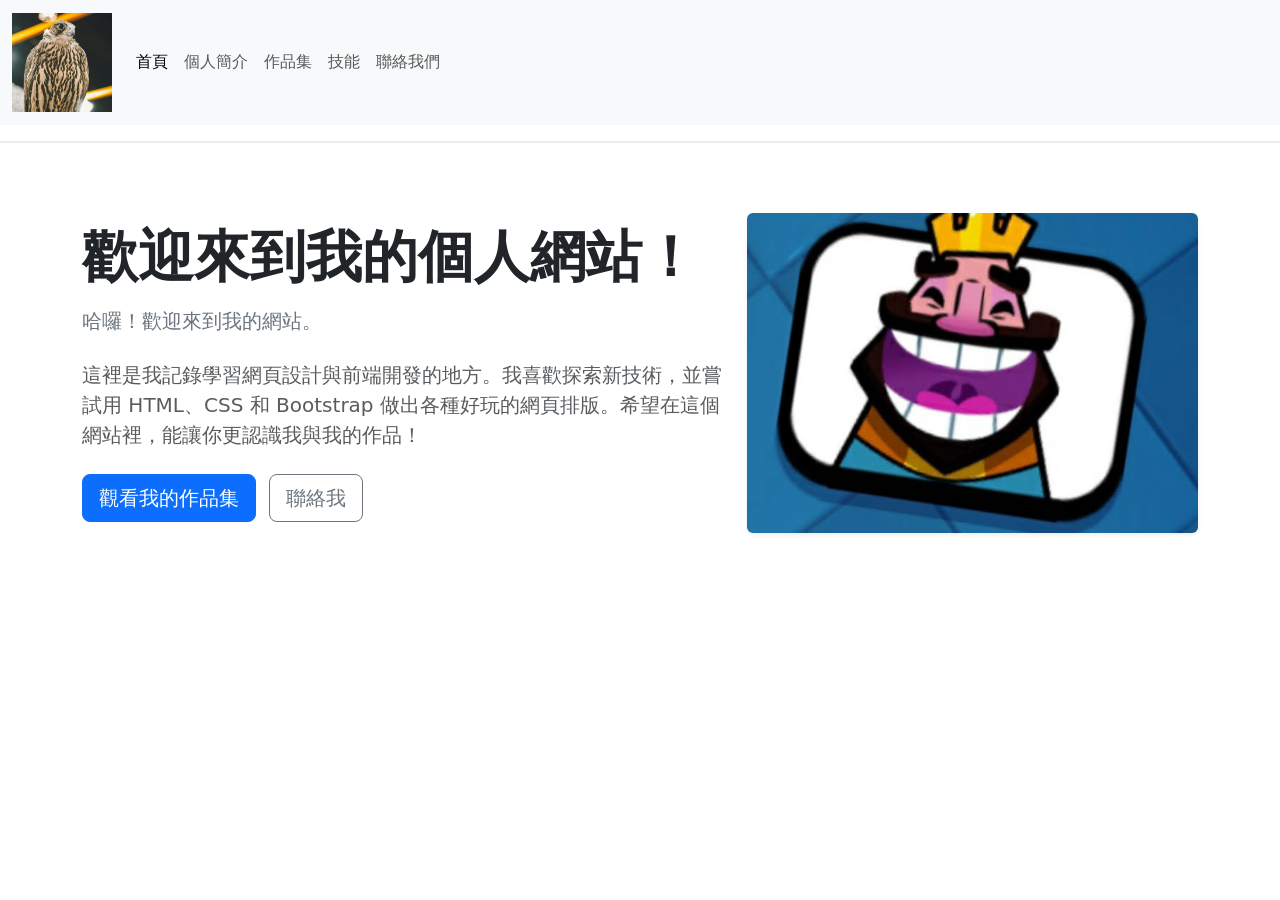
<file: index.html>
<!DOCTYPE html>
<html lang="en">

<head>
  <meta charset="UTF-8">
  <meta name="viewport" content="width=device-width, initial-scale=1.0">
  <title>主頁</title>
  <link rel="shortcut icon" href="img/pexels-wzm-pictures-430160891-18241353.jpg" type="image/x-icon">
  <link rel="stylesheet" href="css/style.css">
  <link rel="stylesheet" href="css/bootstrap.min.css">
</head>

<body>
  <nav class="navbar navbar-expand-lg bg-body-tertiary">
    <div class="container-fluid">
      <a class="navbar-brand" href="index.html">
        <img src="img/pexels-wzm-pictures-430160891-18241353.jpg" alt="logo" width=100px></a>
      <button class="navbar-toggler" type="button" data-bs-toggle="collapse" data-bs-target="#navbarSupportedContent"
        aria-controls="navbarSupportedContent" aria-expanded="false" aria-label="Toggle navigation">
        <span class="navbar-toggler-icon"></span>
      </button>
      <div class="collapse navbar-collapse" id="navbarSupportedContent">
        <ul class="navbar-nav me-auto mb-2 mb-lg-0">
          <li class="nav-item">
            <a class="nav-link active" aria-current="page" href="index.html">首頁</a>
          </li>
          <li class="nav-item">
            <a class="nav-link" href="about.html">個人簡介</a>
          </li>
          <li class="nav-item">
            <a class="nav-link" href="portfolio.html">作品集</a>
          </li>
          <li class="nav-item">
            <a class="nav-link" href="skills.html">技能</a>
          </li>
          <li class="nav-item">
            <a class="nav-link" href="contact.html">聯絡我們</a>
          </li>
        </ul>
      </div>
    </div>
  </nav>
  <hr style="box-shadow: 0px 1px 1px 1px rgb(180, 180, 180); border: none;">
  <section class="container mt-5 py-4">
    <div class="row align-items-center">

      <div class="col-md-7 mb-4 mb-md-0">
        <h1 class="display-4 fw-bold text-dark mb-3">歡迎來到我的個人網站！</h1>
        <p class="lead text-secondary mb-4">
          哈囉！歡迎來到我的網站。
        </p>

        <p class="text-muted fs-5 mb-4">
          這裡是我記錄學習網頁設計與前端開發的地方。我喜歡探索新技術，並嘗試用 HTML、CSS 和 Bootstrap 做出各種好玩的網頁排版。希望在這個網站裡，能讓你更認識我與我的作品！
        </p>

        <a href="portfolio.html" class="btn btn-primary btn-lg">觀看我的作品集</a>
        <a href="contact.html" class="btn btn-outline-secondary btn-lg ms-2">聯絡我</a>
      </div>

      <div class="col-md-5 text-center">
        <img src="img/images.jpg" alt="個人代表圖片" class="img-fluid rounded shadow-sm"
          style="max-width: 100%; height: auto;">
      </div>

    </div>
  </section>

  <script src="js/bootstrap.bundle.min.js"></script>
</body>

</html>
</file>
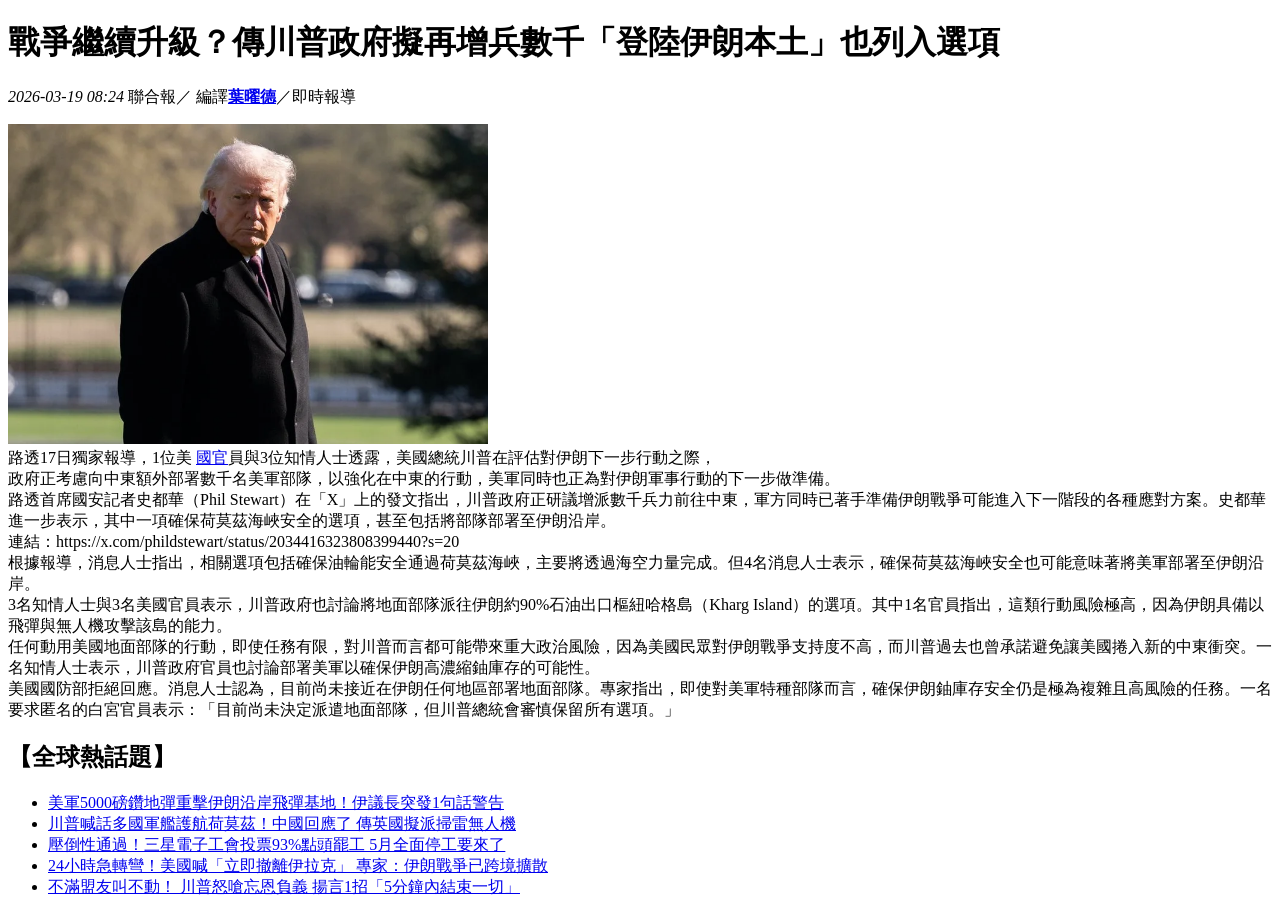
<file: 20260319/index.html>
<!DOCTYPE html>
<html lang="en">
<head>
    <meta charset="UTF-8">
    <meta name="viewport" content="width=device-width, initial-scale=1.0">
    <title>114111136 葉曜德</title>
</head>
<body>
    <h1>戰爭繼續升級？傳川普政府擬再增兵數千「登陸伊朗本土」也列入選項</h1>
    <p> <em>2026-03-19 08:24 </em> 聯合報／ 編譯<strong><a href="mailto:st1112123@ms.tsh.ttu.edu.tw">葉曜德</a></strong>／即時報導</p>
    <img src="P34776410.webp"width=480 height="320" alt="川普">
    </html>
    <br>路透17日獨家報導，1位美 <a href="https://udn.com/search/tagging/2/%E5%9C%8B%E5%AE%89">國官</a>員與3位知情人士透露，美國總統川普在評估對伊朗下一步行動之際， <br>政府正考慮向中東額外部署數千名美軍部隊，以強化在中東的行動，美軍同時也正為對伊朗軍事行動的下一步做準備。
    <br>路透首席國安記者史都華（Phil Stewart）在「X」上的發文指出，川普政府正研議增派數千兵力前往中東，軍方同時已著手準備伊朗戰爭可能進入下一階段的各種應對方案。史都華進一步表示，其中一項確保荷莫茲海峽安全的選項，甚至包括將部隊部署至伊朗沿岸。
    <br>連結：https://x.com/phildstewart/status/2034416323808399440?s=20
    <br>根據報導，消息人士指出，相關選項包括確保油輪能安全通過荷莫茲海峽，主要將透過海空力量完成。但4名消息人士表示，確保荷莫茲海峽安全也可能意味著將美軍部署至伊朗沿岸。
    <br>3名知情人士與3名美國官員表示，川普政府也討論將地面部隊派往伊朗約90%石油出口樞紐哈格島（Kharg Island）的選項。其中1名官員指出，這類行動風險極高，因為伊朗具備以飛彈與無人機攻擊該島的能力。
    <br>任何動用美國地面部隊的行動，即使任務有限，對川普而言都可能帶來重大政治風險，因為美國民眾對伊朗戰爭支持度不高，而川普過去也曾承諾避免讓美國捲入新的中東衝突。一名知情人士表示，川普政府官員也討論部署美軍以確保伊朗高濃縮鈾庫存的可能性。
    <br>美國國防部拒絕回應。消息人士認為，目前尚未接近在伊朗任何地區部署地面部隊。專家指出，即使對美軍特種部隊而言，確保伊朗鈾庫存安全仍是極為複雜且高風險的任務。一名要求匿名的白宮官員表示：「目前尚未決定派遣地面部隊，但川普總統會審慎保留所有選項。」
    <h2>【全球熱話題】</h2>
    <ul>
        <li><a href="https://udn.com/news/story/124061/9386849">美軍5000磅鑽地彈重擊伊朗沿岸飛彈基地！伊議長突發1句話警告</a></li>
        <li><a href="https://udn.com/news/story/124061/9380759">川普喊話多國軍艦護航荷莫茲！中國回應了 傳英國擬派掃雷無人機</a></li>
        <li><a href="https://udn.com/news/story/6811/9387780">壓倒性通過！三星電子工會投票93%點頭罷工 5月全面停工要來了</a></li>
        <li><a href="https://udn.com/news/story/124061/9380825">24小時急轉彎！美國喊「立即撤離伊拉克」 專家：伊朗戰爭已跨境擴散</a></li>
        <li><a href="https://udn.com/news/story/124061/9384312">不滿盟友叫不動！ 川普怒嗆忘恩負義 揚言1招「5分鐘內結束一切」</a></li>
    </ul>
</body>
</file>
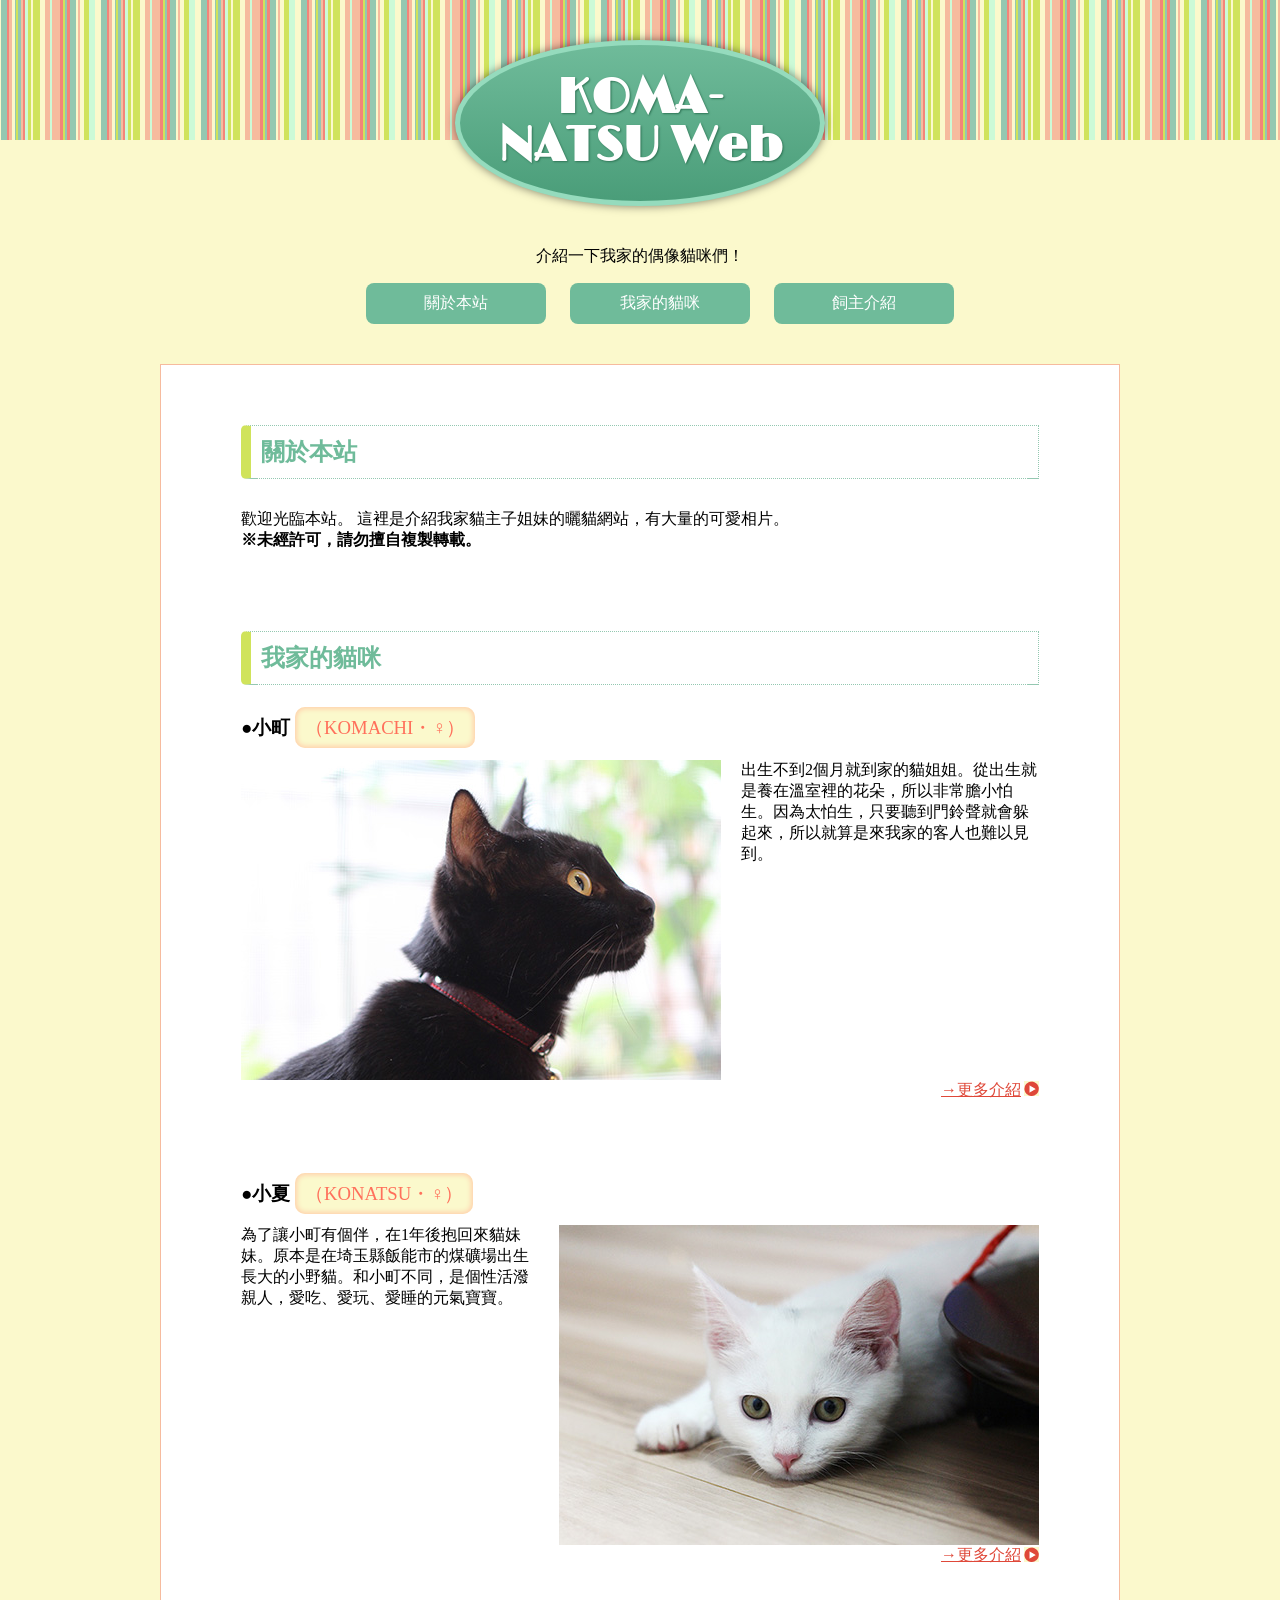
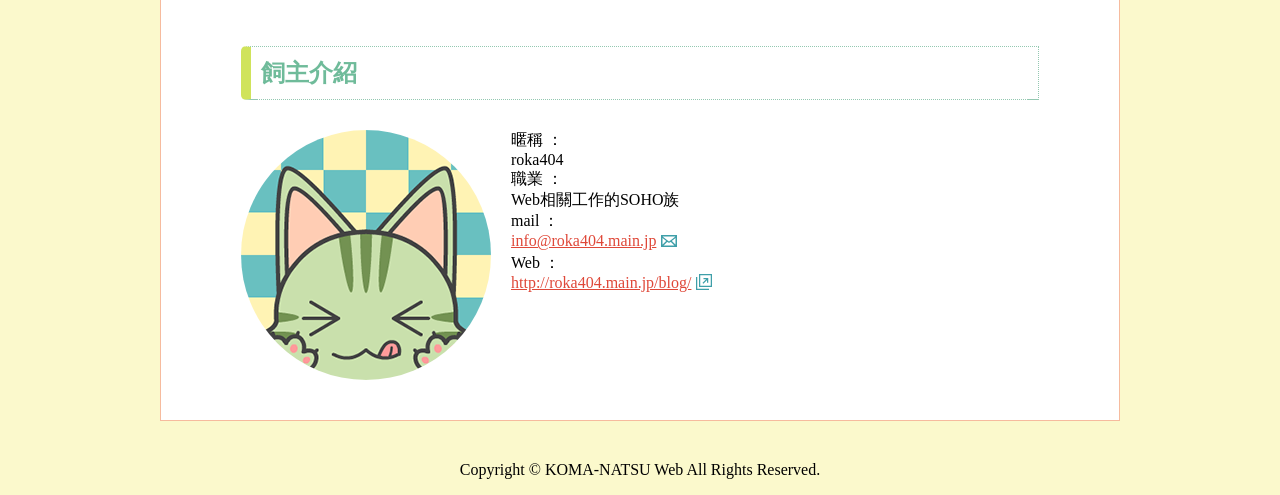
<file: 20260409/index.html>
<!DOCTYPE html>
<html lang="en">
<head>
    <meta charset="UTF-8">
    <meta name="viewport" content="width=device-width, initial-scale=1.0">
    <title>KOMA-NATSU Web</title>
    <meta name="keywords" content="貓咪,喵咪,喵星人,貓咪介紹,曬貓">
    <meta name="description" content="介紹我家的貓咪們！還有大量可愛的貓照片。">
<link rel="stylesheet" href="style.css" media="all">
<link href="https://fonts.googleapis.com/css2?family=Limelight&display=swap" rel="stylesheet">
</head>
<body>
<header>
   <h1>KOMA-NATSU Web</h1> 
   <p>介紹一下我家的偶像貓咪們！</p>
</header>
<nav>
    <ul class="menu">
        <li><a href="#intro">關於本站</a></li>
        <li><a href="#cats">我家的貓咪</a></li>
        <li><a href="#profile">飼主介紹</a></li>
    </ul>
</nav>
<main id="contents">
<section id="intro">
    <h2 class="h">關於本站</h2>
    <p>歡迎光臨本站。
    這裡是介紹我家貓主子姐妹的曬貓網站，有大量的可愛相片。<br>
   <strong>※未經許可，請勿擅自複製轉載。</strong> </p>
</section>

<section id="cats">
<h2 class="h">我家的貓咪</h2>
    <section>
        <h3 class="h-sub">●小町 <span>（KOMACHI・♀）</span></h3>
        <img src="img/komachi.jpg" width="480" height="320" alt="小町"class="imgL">
        <p>出生不到2個月就到家的貓姐姐。從出生就是養在溫室裡的花朵，所以非常膽小怕生。因為太怕生，只要聽到門鈴聲就會躲起來，所以就算是來我家的客人也難以見到。</p>
        <p class="more clear"><a href="cats/komachi.html">→更多介紹</a></p>
    </section>
        <section>
        <h3 class="h-sub">●小夏 <span>（KONATSU・♀）</span></h3>
        <img src="img/konatsu.jpg" width="480" height="320" alt="小夏"class="imgR">
        <p>為了讓小町有個伴，在1年後抱回來貓妹妹。原本是在埼玉縣飯能市的煤礦場出生長大的小野貓。和小町不同，是個性活潑親人，愛吃、愛玩、愛睡的元氣寶寶。</p>
        <p class="more clear"><a href="cats/konatsu.html">→更多介紹</a></p>
    </section>
</section>
<section id="profile"class="clearfix">
    <h2 class="h">飼主介紹</h2>
    <img src="img/avatar.png" alt="大頭照"width="250"height="250"class="img-round imgL">
    <dl>
        <dt>暱稱 ：</dt>
           <dd>roka404</dd> 
        <dt>職業 ：</dt>
            <dd>Web相關工作的SOHO族</dd>
        <dt>mail ：</dt>
            <dd><a href="mailto:info@roka404.main.jp">info@roka404.main.jp</a></dd>
        <dt>Web ：</dt>
            <dd><a href="http://roka404.main.jp/blog/" target="_blank">http://roka404.main.jp/blog/</a></dd>
    </dl>

</section>
</main>
<footer>
    <p>Copyright © KOMA-NATSU Web All Rights Reserved.</p>
</footer>
</body>

</html>
</file>
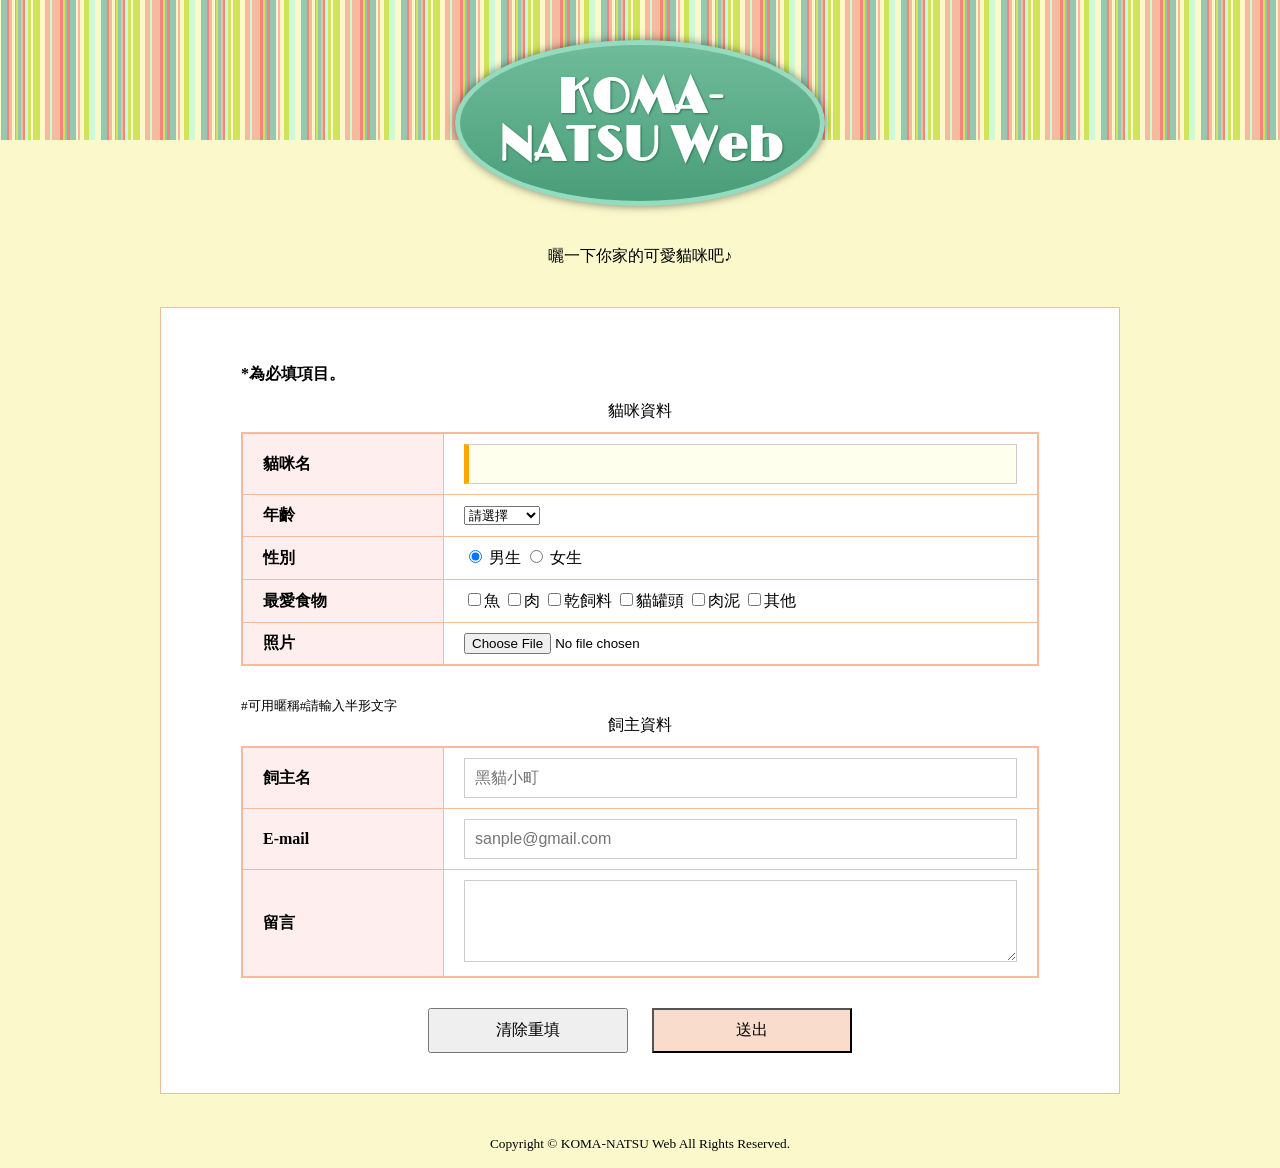
<file: 20260429/index.html>
<!DOCTYPE html>
<html lang="zh-TW">

<head>
  <meta charset="UTF-8">
  <title>KOMA-NATSU Web</title>
  <meta name="keywords" content="貓咪,喵咪,喵星人,貓咪介紹,曬貓">
  <meta name="description" content="介紹我家的貓咪們！還有大量可愛的貓照片。">
  <link href="style.css" rel="stylesheet" media="all">
  <link href="https://fonts.googleapis.com/css?family=Limelight" rel="stylesheet">
</head>

<body>
  <header>
    <h1>KOMA-NATSU Web</h1>
    <p>曬一下你家的可愛貓咪吧♪</p>
  </header>

  <main id="contents">
    <form id="entryForm" action="#" method="post">
      <p><strong><span class="require">*</span>為必填項目。</strong></p>
      <table class="entryTable">
        <caption>貓咪資料</caption>
        <tr>
          <th>貓咪名</th>
          <td><input type="text"name="cat-name" required autofocus></td>
        </tr>
        <tr>
          <th>年齡</th>
          <td><select name="age" required>
            <option value="">請選擇</option>
            <option value="0">未滿一歲</option>
            <option value="1">1~5歲</option>
            <option value="2">6~10歲</option>
            <option value="3">11~15歲</option>
            <option value="4">16~20歲</option>
            <option value="5">20歲以上</option>
            <option value="6">不明</option>
          </select></td>
        </tr>
        <tr>
          <th>性別</th>
          <td>
            <input type="radio"name="sex" id="male" value="男生"checked>
            <label for="male">男生</label>
            <input type="radio"name="sex" id="female" value="女生">
            <label for="female">女生</label>
          </td>
        </tr>
        <tr>
          <th>最愛食物</th>
          <td><input type="checkbox"name="favorite"value="魚">魚
            <input type="checkbox"name="favorite"value="肉">肉
            <input type="checkbox"name="favorite"value="乾飼料">乾飼料
            <input type="checkbox"name="favorite"value="貓罐頭">貓罐頭
            <input type="checkbox"name="favorite"value="肉泥">肉泥
            <input type="checkbox"name="favorite"value="其他">其他
          </td>
        </tr>
        <tr>
          <th>照片</th>
          <td><input type="file"name="photo"></td>
        </tr>
      </table>
      <table class="entryTable">
        <caption>飼主資料</caption>
        <tr>
          <th>飼主名</th>
          <td><input type="text" name="name"required
            placeholder="黑貓小町"></td>
            <small>#可用暱稱</small>
        </tr>
        <tr>
          <th>E-mail</th>
          <td><input type="email" name="email" required
            placeholder="sanple@gmail.com"></td>
            <small>#請輸入半形文字</small>
        </tr>
        <tr>
          <th>留言</th>
          <td><textarea name="comment" rows="4" cols="40"></textarea></td>
        </tr>
      </table>
      <div class="entryBtns">
        <input type="reset"value="清除重填">
        <input type="submit"value="送出">
      </div>
    </form>
  </main>

  <footer>
    <p><small>Copyright © KOMA-NATSU Web All Rights Reserved.</small></p>
  </footer>
</body>

</html>
</file>
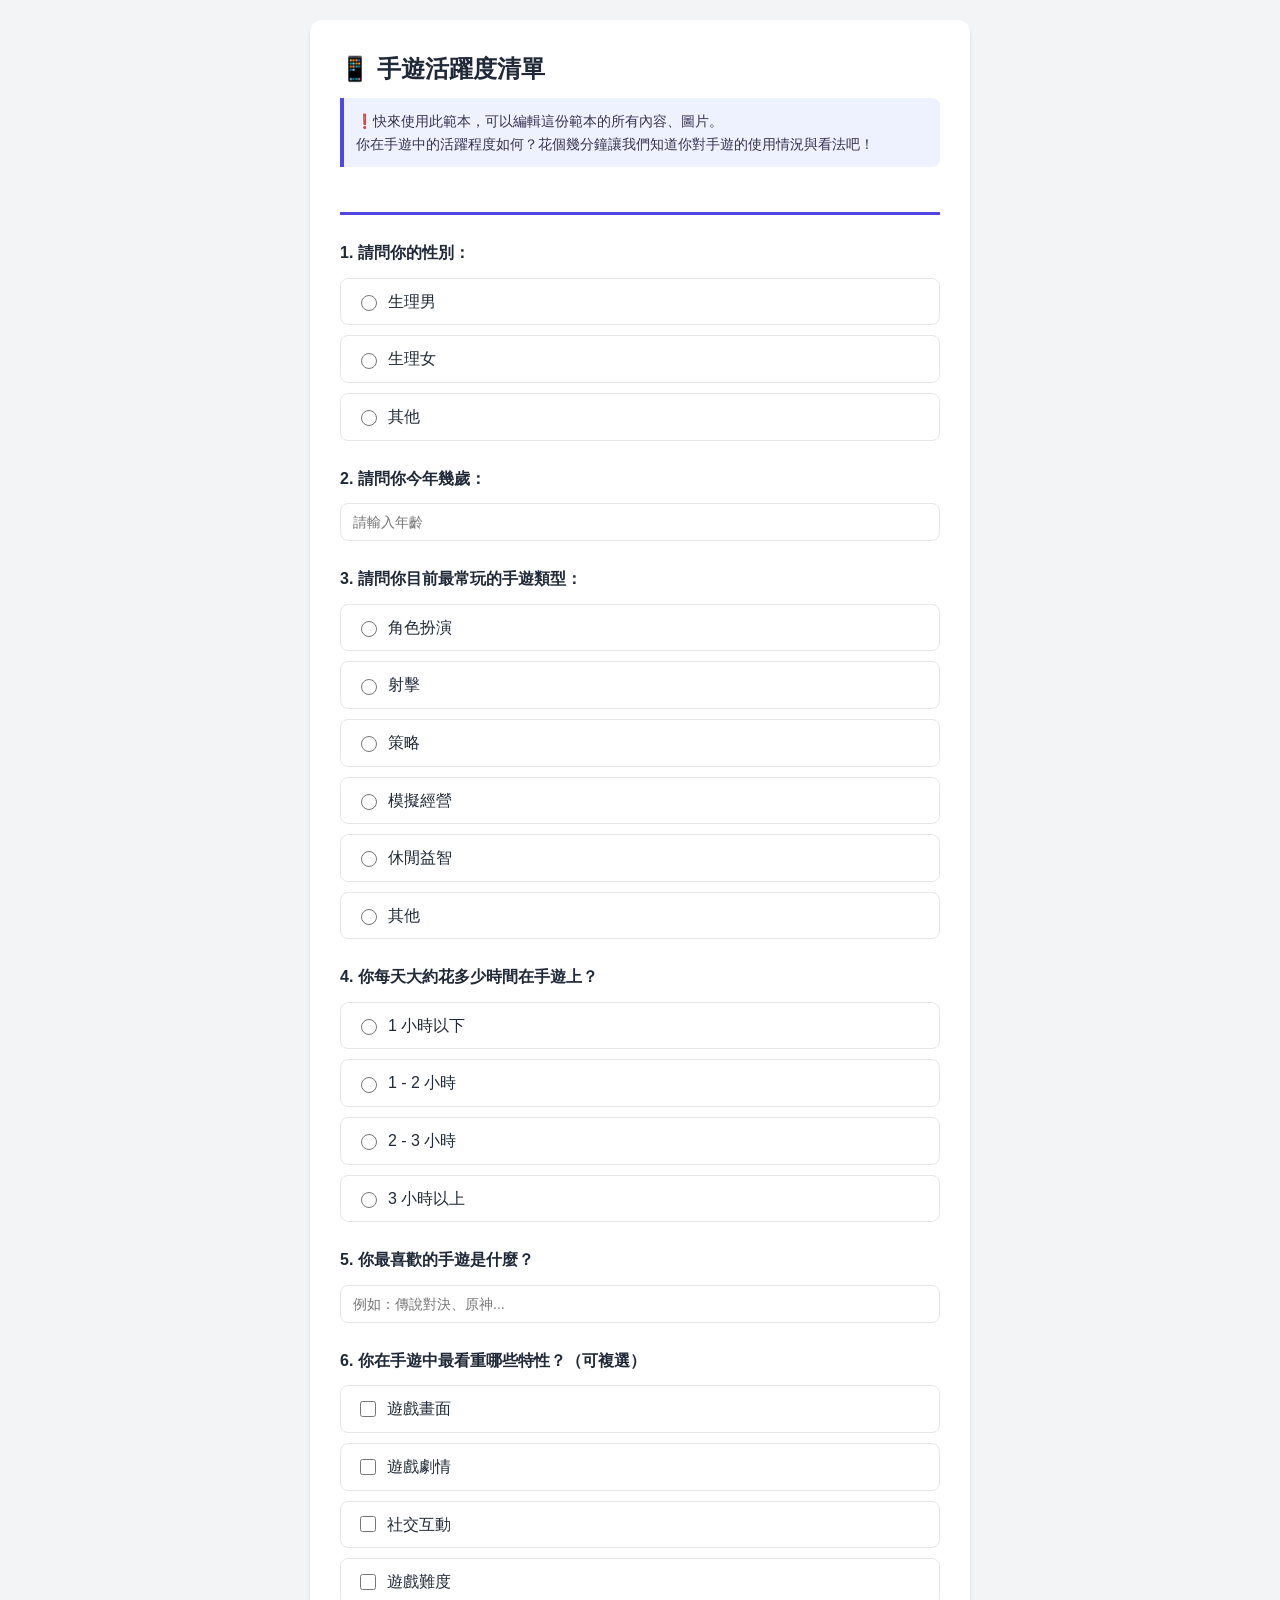
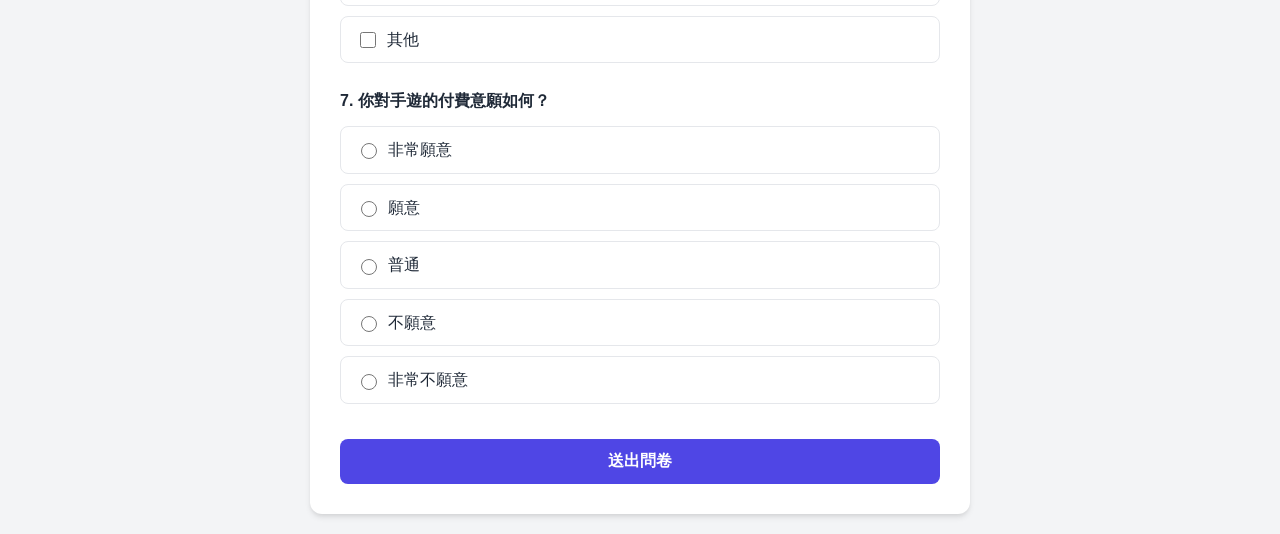
<file: 20260507/index.html>
<!DOCTYPE html>
<html lang="zh-TW">

<head>
    <meta charset="UTF-8">
    <meta name="viewport" content="width=device-width, initial-scale=1.0">
    <title>手遊活躍度調查問卷</title>
    <link rel="stylesheet" href="style.css">
</head>

<body>

    <div class="survey-container">
        <div class="header">
            <h1>📱 手遊活躍度清單</h1>
            <div class="notice">
                ❗快來使用此範本，可以編輯這份範本的所有內容、圖片。<br>
                你在手遊中的活躍程度如何？花個幾分鐘讓我們知道你對手遊的使用情況與看法吧！
            </div>
        </div>

        <form id="gameSurvey" onsubmit="handleSubmit(event)">
            <div class="form-group">
                <label class="question-title">1. 請問你的性別：</label>
                <div class="options-group">
                    <label class="option-label"><input type="radio" name="gender" value="生理男"
                            required><span>生理男</span></label>
                    <label class="option-label"><input type="radio" name="gender" value="生理女"><span>生理女</span></label>
                    <label class="option-label"><input type="radio" name="gender" value="其他"><span>其他</span></label>
                </div>
            </div>

            <div class="form-group">
                <label class="question-title" for="age">2. 請問你今年幾歲：</label>
                <input type="number" id="age" name="age" min="1" max="120" placeholder="請輸入年齡" required>
            </div>

            <div class="form-group">
                <label class="question-title">3. 請問你目前最常玩的手遊類型：</label>
                <div class="options-group">
                    <label class="option-label"><input type="radio" name="game_type" value="角色扮演"
                            required><span>角色扮演</span></label>
                    <label class="option-label"><input type="radio" name="game_type" value="射擊"><span>射擊</span></label>
                    <label class="option-label"><input type="radio" name="game_type" value="策略"><span>策略</span></label>
                    <label class="option-label"><input type="radio" name="game_type"
                            value="模擬經營"><span>模擬經營</span></label>
                    <label class="option-label"><input type="radio" name="game_type"
                            value="休閒益智"><span>休閒益智</span></label>
                    <label class="option-label"><input type="radio" name="game_type" value="其他"><span>其他</span></label>
                </div>
            </div>

            <div class="form-group">
                <label class="question-title">4. 你每天大約花多少時間在手遊上？</label>
                <div class="options-group">
                    <label class="option-label"><input type="radio" name="play_time" value="1 小時以下" required><span>1
                            小時以下</span></label>
                    <label class="option-label"><input type="radio" name="play_time" value="1 - 2 小時"><span>1 - 2
                            小時</span></label>
                    <label class="option-label"><input type="radio" name="play_time" value="2 - 3 小時"><span>2 - 3
                            小時</span></label>
                    <label class="option-label"><input type="radio" name="play_time" value="3 小時以上"><span>3
                            小時以上</span></label>
                </div>
            </div>

            <div class="form-group">
                <label class="question-title" for="favorite_game">5. 你最喜歡的手遊是什麼？</label>
                <input type="text" id="favorite_game" name="favorite_game" placeholder="例如：傳說對決、原神..." required>
            </div>

            <div class="form-group">
                <label class="question-title">6. 你在手遊中最看重哪些特性？（可複選）</label>
                <div class="options-group">
                    <label class="option-label"><input type="checkbox" name="features"
                            value="遊戲畫面"><span>遊戲畫面</span></label>
                    <label class="option-label"><input type="checkbox" name="features"
                            value="遊戲劇情"><span>遊戲劇情</span></label>
                    <label class="option-label"><input type="checkbox" name="features"
                            value="社交互動"><span>社交互動</span></label>
                    <label class="option-label"><input type="checkbox" name="features"
                            value="遊戲難度"><span>遊戲難度</span></label>
                    <label class="option-label"><input type="checkbox" name="features"
                            value="其他"><span>其他</span></label>
                </div>
            </div>

            <div class="form-group">
                <label class="question-title">7. 你對手遊的付費意願如何？</label>
                <div class="options-group">
                    <label class="option-label"><input type="radio" name="pay_will" value="非常願意"
                            required><span>非常願意</span></label>
                    <label class="option-label"><input type="radio" name="pay_will" value="願意"><span>願意</span></label>
                    <label class="option-label"><input type="radio" name="pay_will" value="普通"><span>普通</span></label>
                    <label class="option-label"><input type="radio" name="pay_will" value="不願意"><span>不願意</span></label>
                    <label class="option-label"><input type="radio" name="pay_will"
                            value="非常不願意"><span>非常不願意</span></label>
                </div>
            </div>

            <button type="submit" class="submit-btn">送出問卷</button>
        </form>
    </div>

    <script>
        function handleSubmit(event) {
            event.preventDefault();
            alert('問卷已成功送出！感謝您的填寫。');
            document.getElementById('gameSurvey').reset();
        }
    </script>

</body>

</html>
</file>
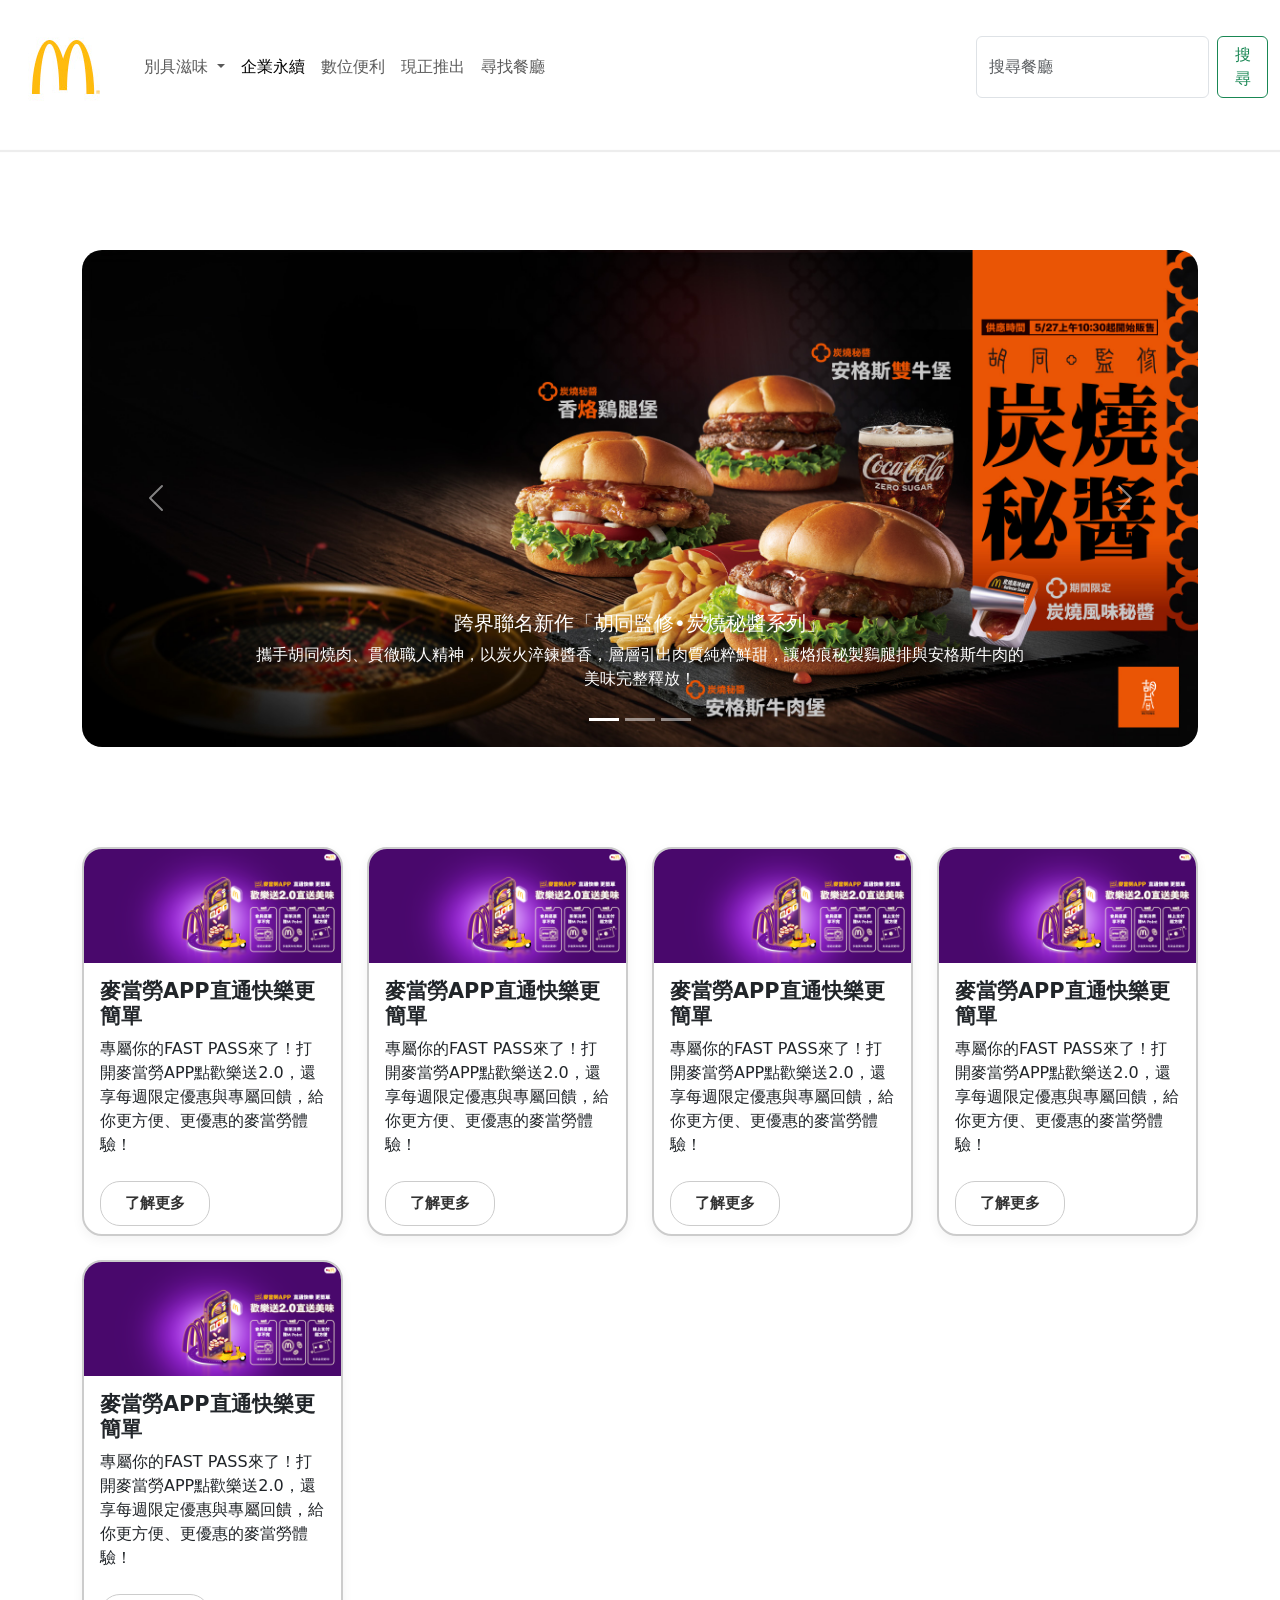
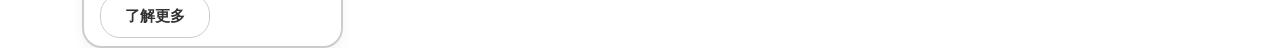
<file: 20260528/index.html>
<!DOCTYPE html>
<html lang="en">

<head>
  <meta charset="UTF-8">
  <meta name="viewport" content="width=device-width, initial-scale=1.0">
  <title>麥當勞台灣官網首頁｜麥當勞 McDonald's</title>
  <link rel="shortcut icon" href="img/FullMenuLogo.png" type="image/x-icon">
  <link rel="stylesheet" href="css/bootstrap.min.css">
  <link rel="stylesheet" href="css/style.css">
</head>

<body>
  <nav class="navbar navbar-expand-lg navbar-light">
    <div class="container-fluid">
      <a class="navbar-brand" href="http://127.0.0.1:5500/index.html"><img src="img/FullMenuLogo.png" alt=""></a>
      <button class="navbar-toggler" type="button" data-bs-toggle="collapse" data-bs-target="#navbarSupportedContent"
        aria-controls="navbarSupportedContent" aria-expanded="false" aria-label="Toggle navigation">
        <span class="navbar-toggler-icon"></span>
      </button>
      <div class="collapse navbar-collapse" id="navbarSupportedContent">
        <ul class="navbar-nav me-auto mb-2 mb-lg-0">
          <li class="nav-item dropdown">
            <a class="nav-link dropdown-toggle" href="#" id="navbarDropdown" role="button" data-bs-toggle="dropdown"
              aria-expanded="false">
              別具滋味
            </a>
            <ul class="dropdown-menu" aria-labelledby="navbarDropdown">
              <li><a class="dropdown-item" href="#">早餐</a></li>
              <li><a class="dropdown-item" href="#">超值全餐</a></li>
              <li>
                <hr class="dropdown-divider">
              </li>
              <li><a class="dropdown-item" href="#">其他.....</a></li>
            </ul>
          </li>
          <li class="nav-item">
            <a class="nav-link active" aria-current="page" href="#">企業永續</a>
          </li>
          <li class="nav-item">
            <a class="nav-link" href="#">數位便利</a>
          </li>
          <li class="nav-item">
            <a class="nav-link" href="#">現正推出</a>
          </li>
          <li class="nav-item">
            <a class="nav-link" href="#">尋找餐廳</a>
          </li>
        </ul>
        <form class="d-flex">
          <input class="form-control me-2" type="search" placeholder="搜尋餐廳" aria-label="搜尋餐廳">
          <button class="btn btn-outline-success" type="submit">搜尋</button>
        </form>
      </div>
    </div>
  </nav>
  <script src="js/bootstrap.bundle.min.js"></script>
  <hr style="box-shadow: 0px 1px 1px 1px rgb(180, 180, 180); border: none;">
  <div id="carouselExampleCaptions" class="carousel slide container" data-bs-ride="carousel">
    <div class="carousel-indicators">
      <button type="button" data-bs-target="#carouselExampleCaptions" data-bs-slide-to="0" class="active"
        aria-current="true" aria-label="Slide 1"></button>
      <button type="button" data-bs-target="#carouselExampleCaptions" data-bs-slide-to="1"
        aria-label="Slide 2"></button>
      <button type="button" data-bs-target="#carouselExampleCaptions" data-bs-slide-to="2"
        aria-label="Slide 3"></button>
    </div>
    <div class="carousel-inner">
      <div class="carousel-item active">
        <img src="img/C_0527HUTONG.jpg" class="d-block w-100" alt="...">
        <div class="carousel-caption d-none d-md-block">
          <h5>跨界聯名新作「胡同監修•炭燒秘醬系列」</h5>
          <p>攜手胡同燒肉、貫徹職人精神，以炭火淬鍊醬香，層層引出肉質純粹鮮甜，讓烙痕秘製鷄腿排與安格斯牛肉的美味完整釋放！</p>
        </div>
      </div>
      <div class="carousel-item">
        <img src="img/C_0527ROMANO.png" class="d-block w-100" alt="...">
        <div class="carousel-caption d-none d-md-block">
          <h5>【期間限定】西西里金選冰美式 全新登場</h5>
          <p>精選世界2大咖啡產區的優質阿拉比卡豆，調和三種檸檬黃金比例，馥郁咖啡香與多層次的清新果香完美交織，喝一口就停不下來</p>
        </div>
      </div>
      <div class="carousel-item">
        <img src="img/C_0513-MDSC-ONEAPP.png" class="d-block w-100" alt="...">
        <div class="carousel-caption d-none d-md-block">
          <h5>麥當勞APP直通快樂更簡單</h5>
          <p>專屬你的FAST PASS來了！打開麥當勞APP點歡樂送2.0，還享每週限定優惠與專屬回饋，給你更方便、更優惠的麥當勞體驗！</p>
        </div>
      </div>
    </div>
    <button class="carousel-control-prev" type="button" data-bs-target="#carouselExampleCaptions" data-bs-slide="prev">
      <span class="carousel-control-prev-icon" aria-hidden="true"></span>
      <span class="visually-hidden">Previous</span>
    </button>
    <button class="carousel-control-next" type="button" data-bs-target="#carouselExampleCaptions" data-bs-slide="next">
      <span class="carousel-control-next-icon" aria-hidden="true"></span>
      <span class="visually-hidden">Next</span>
    </button>
  </div>
  <div id="cd" class="container">
    <div class="row row-cols-1 row-cols-sm-2 row-cols-md-2 row-cols-lg-4 g-4">
      
      <div class="col">
        <div class="card h-100"> <img src="img/C_0513-MDSC-ONEAPP.png" class="card-img-top" alt="...">
          <div class="card-body">
            <h5 class="card-title">麥當勞APP直通快樂更簡單</h5>
            <p class="card-text">專屬你的FAST PASS來了！打開麥當勞APP點歡樂送2.0，還享每週限定優惠與專屬回饋，給你更方便、更優惠的麥當勞體驗！</p> </div>
          <div class="card-footer bg-transparent border-0"> <a href="#" class="card-btn">了解更多</a>
          </div>
        </div>
      </div>

      <div class="col">
        <div class="card h-100">
          <img src="img/C_0513-MDSC-ONEAPP.png" class="card-img-top" alt="...">
          <div class="card-body">
            <h5 class="card-title">麥當勞APP直通快樂更簡單</h5>
            <p class="card-text">專屬你的FAST PASS來了！打開麥當勞APP點歡樂送2.0，還享每週限定優惠與專屬回饋，給你更方便、更優惠的麥當勞體驗！</p>
          </div>
          <div class="card-footer bg-transparent border-0">
            <a href="#" class="card-btn">了解更多</a>
          </div>
        </div>
      </div>

      <div class="col">
        <div class="card h-100">
          <img src="img/C_0513-MDSC-ONEAPP.png" class="card-img-top" alt="...">
          <div class="card-body">
            <h5 class="card-title">麥當勞APP直通快樂更簡單</h5>
            <p class="card-text">專屬你的FAST PASS來了！打開麥當勞APP點歡樂送2.0，還享每週限定優惠與專屬回饋，給你更方便、更優惠的麥當勞體驗！</p>
          </div>
          <div class="card-footer bg-transparent border-0">
            <a href="#" class="card-btn">了解更多</a>
          </div>
        </div>
      </div>

      <div class="col">
        <div class="card h-100">
          <img src="img/C_0513-MDSC-ONEAPP.png" class="card-img-top" alt="...">
          <div class="card-body">
            <h5 class="card-title">麥當勞APP直通快樂更簡單</h5>
            <p class="card-text">專屬你的FAST PASS來了！打開麥當勞APP點歡樂送2.0，還享每週限定優惠與專屬回饋，給你更方便、更優惠的麥當勞體驗！</p>
          </div>
          <div class="card-footer bg-transparent border-0">
            <a href="#" class="card-btn">了解更多</a>
          </div>
        </div>
      </div>
      <div class="col">
        <div class="card h-100">
          <img src="img/C_0513-MDSC-ONEAPP.png" class="card-img-top" alt="...">
          <div class="card-body">
            <h5 class="card-title">麥當勞APP直通快樂更簡單</h5>
            <p class="card-text">專屬你的FAST PASS來了！打開麥當勞APP點歡樂送2.0，還享每週限定優惠與專屬回饋，給你更方便、更優惠的麥當勞體驗！</p>
          </div>
          <div class="card-footer bg-transparent border-0">
            <a href="#" class="card-btn">了解更多</a>
          </div>
        </div>
      </div>

    </div>
  </div>
</body>

</html>
</file>
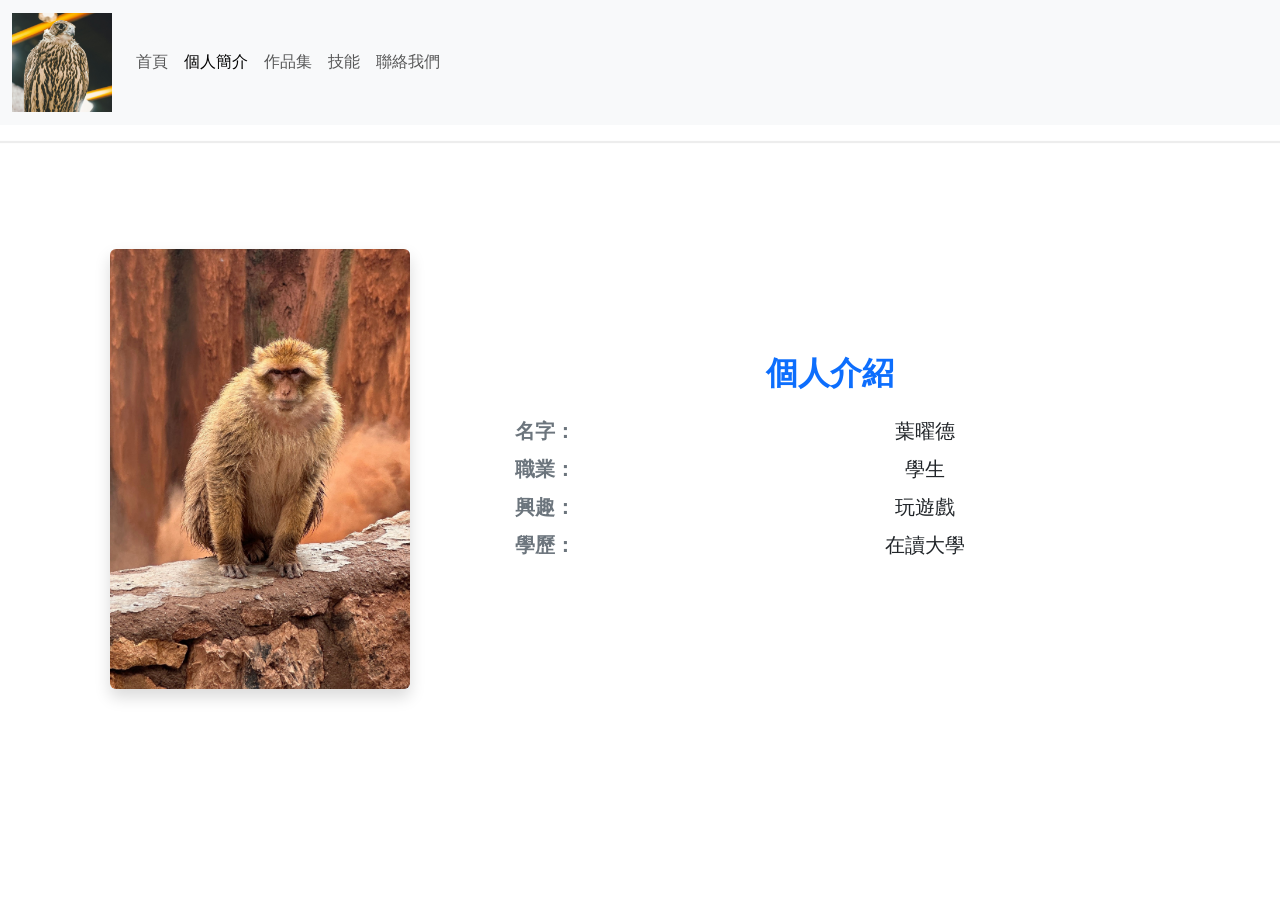
<file: about.html>
<!DOCTYPE html>
<html lang="en">

<head>
  <meta charset="UTF-8">
  <meta name="viewport" content="width=device-width, initial-scale=1.0">
  <title>個人簡介</title>
  <link rel="shortcut icon" href="img/pexels-wzm-pictures-430160891-18241353.jpg" type="image/x-icon">
  <link rel="stylesheet" href="css/style.css">
  <link rel="stylesheet" href="css/bootstrap.min.css">
</head>

<body>
  <nav class="navbar navbar-expand-lg bg-body-tertiary">
    <div class="container-fluid">
      <a class="navbar-brand" href="index.html">
        <img src="img/pexels-wzm-pictures-430160891-18241353.jpg" alt="logo" width="100">
      </a>
      <button class="navbar-toggler" type="button" data-bs-toggle="collapse" data-bs-target="#navbarSupportedContent"
        aria-controls="navbarSupportedContent" aria-expanded="false" aria-label="Toggle navigation">
        <span class="navbar-toggler-icon"></span>
      </button>
      <div class="collapse navbar-collapse" id="navbarSupportedContent">
        <ul class="navbar-nav me-auto mb-2 mb-lg-0">
          <li class="nav-item">
            <a class="nav-link" href="index.html">首頁</a>
          </li>
          <li class="nav-item">
            <a class="nav-link active" aria-current="page" href="about.html">個人簡介</a>
          </li>
          <li class="nav-item">
            <a class="nav-link" href="portfolio.html">作品集</a>
          </li>
          <li class="nav-item">
            <a class="nav-link" href="skills.html">技能</a>
          </li>
          <li class="nav-item">
            <a class="nav-link" href="contact.html">聯絡我們</a>
          </li>
        </ul>
      </div>
    </div>
  </nav>
  <hr style="box-shadow: 0px 1px 1px 1px rgb(180, 180, 180); border: none;">
  <section id="profile" class="container my-5">
    <div class="row align-items-center">
      <div class="col-md-4 text-center mb-4 mb-md-0">
        <img src="img/照片.jpg" alt="照片" class="img-fluid rounded shadow" style="max-width: 300px; height: auto;"
          id="profilePhoto">
      </div>
      <div class="col-md-8">
        <h2 class="mb-4 text-primary fw-bold">個人介紹</h2>
        <dl class="row fs-5">
          <dt class="col-sm-3 text-secondary">名字：</dt>
          <dd class="col-sm-9">葉曜德</dd>
          <dt class="col-sm-3 text-secondary">職業：</dt>
          <dd class="col-sm-9">學生</dd>
          <dt class="col-sm-3 text-secondary">興趣：</dt>
          <dd class="col-sm-9">玩遊戲</dd>
          <dt class="col-sm-3 text-secondary">學歷：</dt>
          <dd class="col-sm-9">在讀大學</dd>
        </dl>
      </div>

    </div>
  </section>
  <script src="js/bootstrap.bundle.min.js"></script>
  <script src="js/main.js"></script>
</body>

</html>
</file>
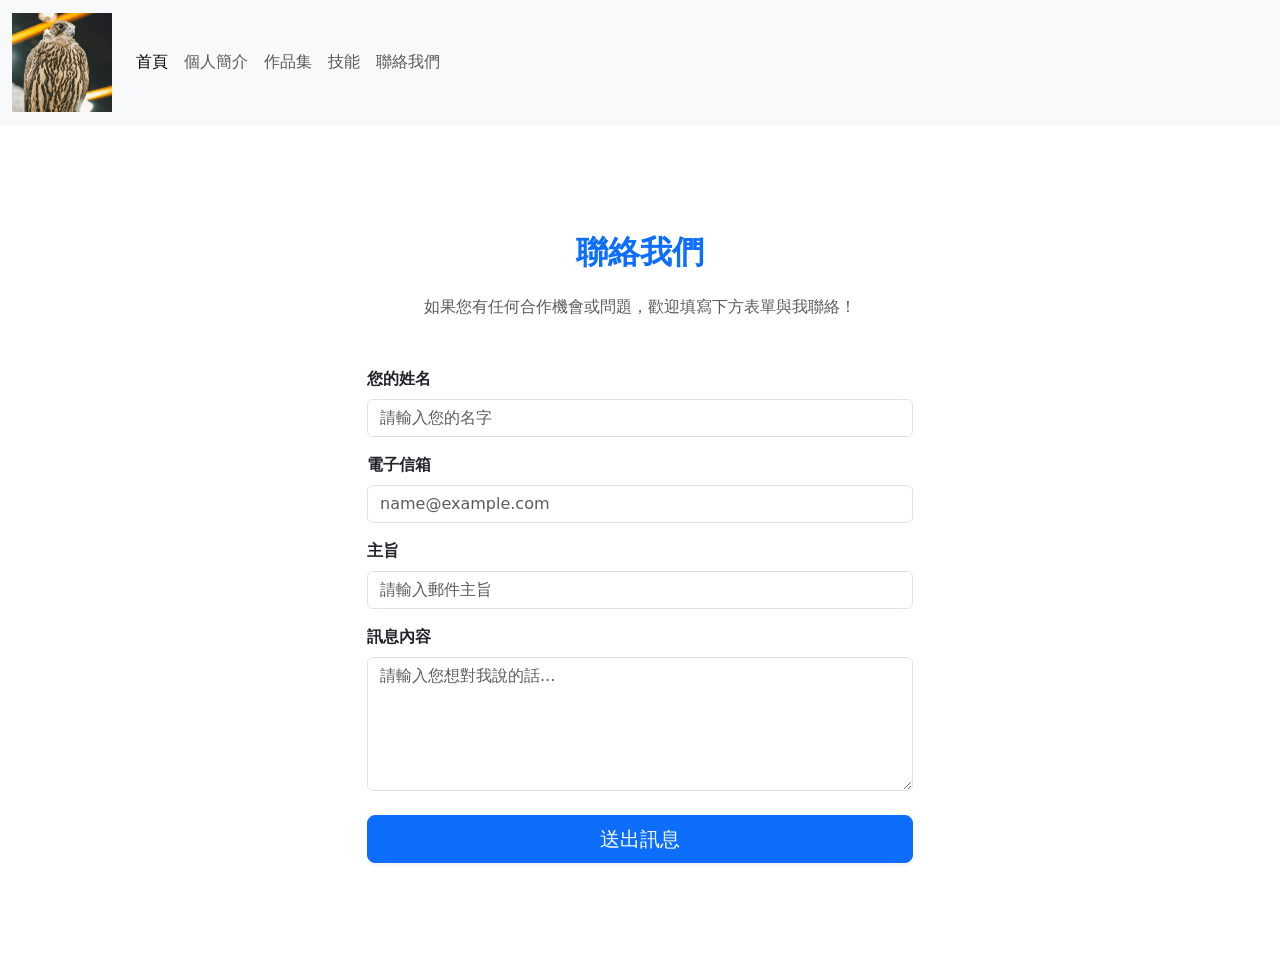
<file: contact.html>
<!DOCTYPE html>
<html lang="en">

<head>
  <meta charset="UTF-8">
  <meta name="viewport" content="width=device-width, initial-scale=1.0">
  <title>聯絡我們</title>
  <link rel="shortcut icon" href="img/pexels-wzm-pictures-430160891-18241353.jpg" type="image/x-icon">
  <link rel="stylesheet" href="css/style.css">
  <link rel="stylesheet" href="css/bootstrap.min.css">
</head>

<body>
  <nav class="navbar navbar-expand-lg bg-body-tertiary">
    <div class="container-fluid">
      <a class="navbar-brand" href="index.html">
        <img src="img/pexels-wzm-pictures-430160891-18241353.jpg" alt="logo" width=100px></a>
      <button class="navbar-toggler" type="button" data-bs-toggle="collapse" data-bs-target="#navbarSupportedContent"
        aria-controls="navbarSupportedContent" aria-expanded="false" aria-label="Toggle navigation">
        <span class="navbar-toggler-icon"></span>
      </button>
      <div class="collapse navbar-collapse" id="navbarSupportedContent">
        <ul class="navbar-nav me-auto mb-2 mb-lg-0">
          <li class="nav-item">
            <a class="nav-link active" aria-current="page" href="index.html">首頁</a>
          </li>
          <li class="nav-item">
            <a class="nav-link" href="about.html">個人簡介</a>
          </li>
          <li class="nav-item">
            <a class="nav-link" href="portfolio.html">作品集</a>
          </li>
          <li class="nav-item">
            <a class="nav-link" href="skills.html">技能</a>
          </li>
          <li class="nav-item">
            <a class="nav-link" href="contact.html">聯絡我們</a>
          </li>
        </ul>
      </div>
    </div>
  </nav>
  <section id="contact" class="container my-5">
    <div class="row justify-content-center">
      <div class="col-md-8 col-lg-6">
        <h2 class="text-center mb-4 text-primary fw-bold">聯絡我們</h2>
        <p class="text-center text-muted mb-5">如果您有任何合作機會或問題，歡迎填寫下方表單與我聯絡！</p>
        <form action="#" method="POST">
          <div class="mb-3">
            <label for="userName" class="form-label fw-semibold">您的姓名</label>
            <input type="text" class="form-control" id="userName" placeholder="請輸入您的名字" required>
          </div>
          <div class="mb-3">
            <label for="userEmail" class="form-label fw-semibold">電子信箱</label>
            <input type="email" class="form-control" id="userEmail" placeholder="name@example.com" required>
          </div>
          <div class="mb-3">
            <label for="userSubject" class="form-label fw-semibold">主旨</label>
            <input type="text" class="form-control" id="userSubject" placeholder="請輸入郵件主旨" required>
          </div>
          <div class="mb-4">
            <label for="userMessage" class="form-label fw-semibold">訊息內容</label>
            <textarea class="form-control" id="userMessage" rows="5" placeholder="請輸入您想對我說的話..." required></textarea>
          </div>
          <div class="d-grid">
            <button type="submit" class="btn btn-primary btn-lg shadow-sm">送出訊息</button>
          </div>

        </form>

      </div>
    </div>
  </section>

  <script src="js/bootstrap.bundle.min.js"></script>
</body>

</html>
</file>
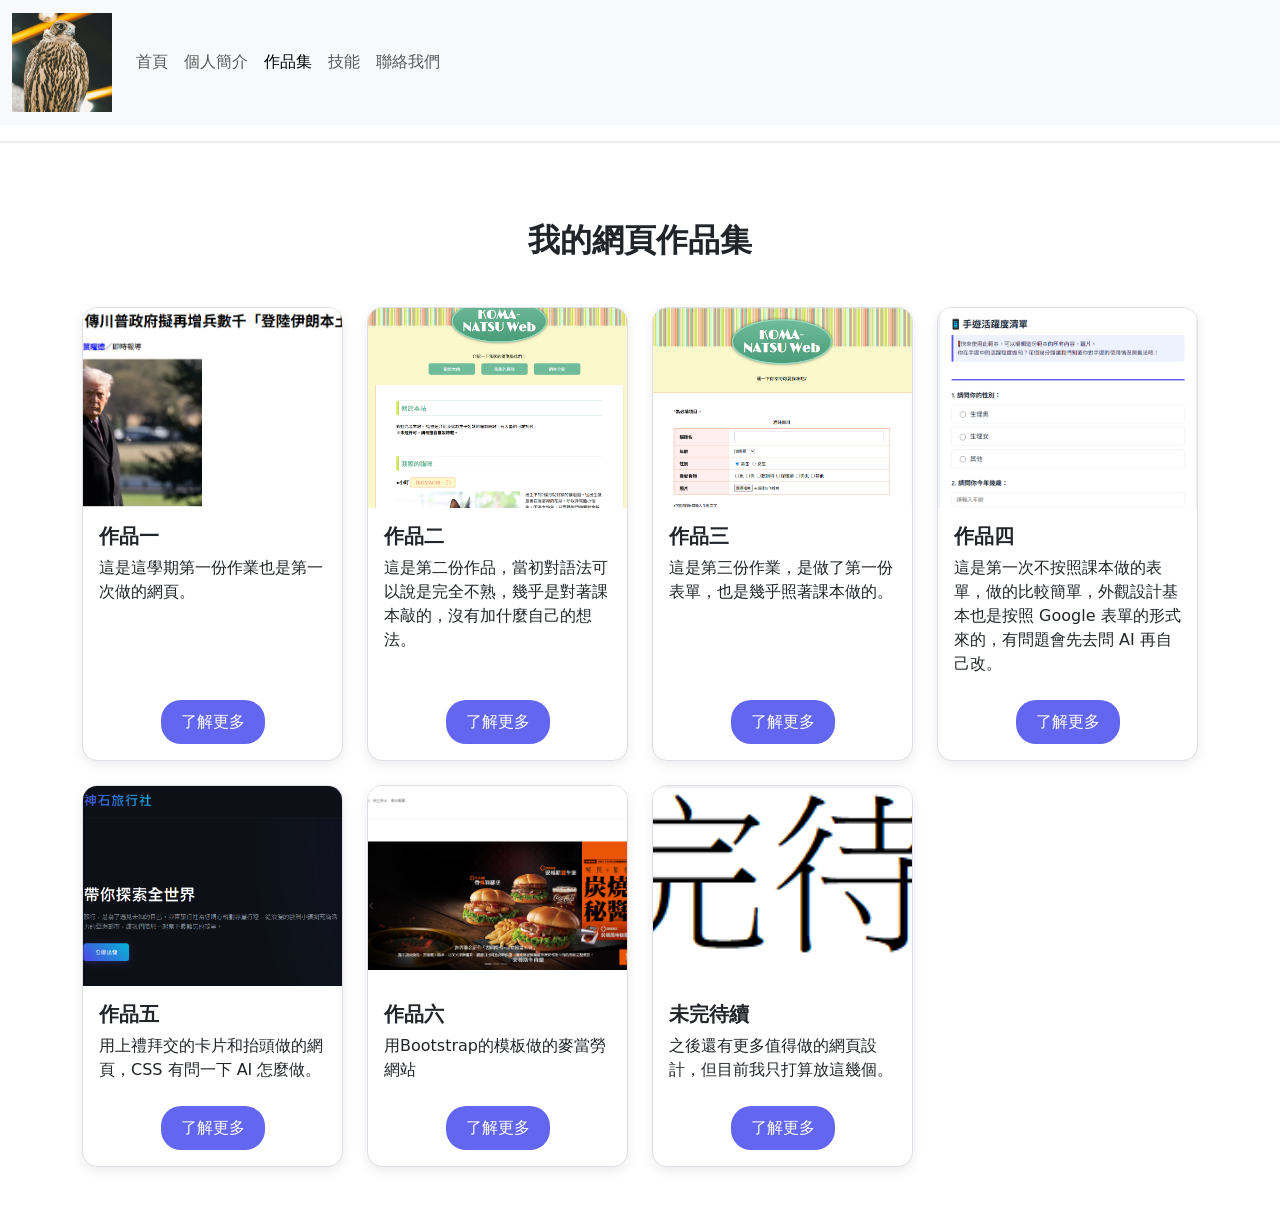
<file: portfolio.html>
<!DOCTYPE html>
<html lang="en">

<head>
  <meta charset="UTF-8">
  <meta name="viewport" content="width=device-width, initial-scale=1.0">
  <title>作品集</title>
  <link rel="shortcut icon" href="img/pexels-wzm-pictures-430160891-18241353.jpg" type="image/x-icon">
  <link rel="stylesheet" href="css/style.css">
  <link rel="stylesheet" href="css/bootstrap.min.css">
</head>

<body>
  <nav class="navbar navbar-expand-lg bg-body-tertiary">
    <div class="container-fluid">
      <a class="navbar-brand" href="index.html">
        <img src="img/pexels-wzm-pictures-430160891-18241353.jpg" alt="logo" width="100">
      </a>
      <button class="navbar-toggler" type="button" data-bs-toggle="collapse" data-bs-target="#navbarSupportedContent"
        aria-controls="navbarSupportedContent" aria-expanded="false" aria-label="Toggle navigation">
        <span class="navbar-toggler-icon"></span>
      </button>
      <div class="collapse navbar-collapse" id="navbarSupportedContent">
        <ul class="navbar-nav me-auto mb-2 mb-lg-0">
          <li class="nav-item">
            <a class="nav-link" href="index.html">首頁</a>
          </li>
          <li class="nav-item">
            <a class="nav-link" href="about.html">個人簡介</a>
          </li>
          <li class="nav-item">
            <a class="nav-link active" aria-current="page" href="portfolio.html">作品集</a>
          </li>
          <li class="nav-item">
            <a class="nav-link" href="skills.html">技能</a>
          </li>
          <li class="nav-item">
            <a class="nav-link" href="contact.html">聯絡我們</a>
          </li>
        </ul>
      </div>
    </div>
  </nav>

  <hr style="box-shadow: 0px 1px 1px 1px rgb(180, 180, 180); border: none;">

  <div id="cd" class="container mb-5">
    <h2 class="text-center mb-5 fw-bold">我的網頁作品集</h2>
    <div class="row row-cols-1 row-cols-sm-2 row-cols-md-2 row-cols-lg-4 g-4">
      <div class="col">
        <div class="card h-100">
          <img src="img/註解 2026-06-04 101910.png" class="card-img-top" alt="作品一截圖">
          <div class="card-body">
            <h5 class="card-title">作品一</h5>
            <p class="card-text">這是這學期第一份作業也是第一次做的網頁。</p>
          </div>
          <div class="card-footer bg-transparent border-0 text-center pb-3">
            <a href="20260319/index.html" class="card-btn">了解更多</a>
          </div>
        </div>
      </div>

      <div class="col">
        <div class="card h-100">
          <img src="img/2.png" class="card-img-top" alt="作品二截圖">
          <div class="card-body">
            <h5 class="card-title">作品二</h5>
            <p class="card-text">這是第二份作品，當初對語法可以說是完全不熟，幾乎是對著課本敲的，沒有加什麼自己的想法。</p>
          </div>
          <div class="card-footer bg-transparent border-0 text-center pb-3">
            <a href="20260409/index.html" class="card-btn">了解更多</a>
          </div>
        </div>
      </div>

      <div class="col">
        <div class="card h-100">
          <img src="img/3.png" class="card-img-top" alt="作品三截圖">
          <div class="card-body">
            <h5 class="card-title">作品三</h5>
            <p class="card-text">這是第三份作業，是做了第一份表單，也是幾乎照著課本做的。</p>
          </div>
          <div class="card-footer bg-transparent border-0 text-center pb-3">
            <a href="20260429/index.html" class="card-btn">了解更多</a>
          </div>
        </div>
      </div>

      <div class="col">
        <div class="card h-100">
          <img src="img/4.png" class="card-img-top" alt="作品四截圖">
          <div class="card-body">
            <h5 class="card-title">作品四</h5>
            <p class="card-text">這是第一次不按照課本做的表單，做的比較簡單，外觀設計基本也是按照 Google 表單的形式來的，有問題會先去問 AI 再自己改。</p>
          </div>
          <div class="card-footer bg-transparent border-0 text-center pb-3">
            <a href="20260507/index.html" class="card-btn">了解更多</a>
          </div>
        </div>
      </div>

      <div class="col">
        <div class="card h-100">
          <img src="img/5.png" class="card-img-top" alt="作品五截圖">
          <div class="card-body">
            <h5 class="card-title">作品五</h5>
            <p class="card-text">用上禮拜交的卡片和抬頭做的網頁，CSS 有問一下 AI 怎麼做。</p>
          </div>
          <div class="card-footer bg-transparent border-0 text-center pb-3">
            <a href="20260521/index.html" class="card-btn">了解更多</a>
          </div>
        </div>
      </div>

      <div class="col">
        <div class="card h-100">
          <img src="img/7.png" class="card-img-top" alt="作品六截圖">
          <div class="card-body">
            <h5 class="card-title">作品六</h5>
            <p class="card-text">用Bootstrap的模板做的麥當勞網站</p>
          </div>
          <div class="card-footer bg-transparent border-0 text-center pb-3">
            <a href="20260521/index.html" class="card-btn">了解更多</a>
          </div>
        </div>
      </div>

      <div class="col">
        <div class="card h-100">
          <img src="img/6.png"  class="card-img-top" alt="未完待續截圖">
          <div class="card-body">
            <h5 class="card-title">未完待續</h5>
            <p class="card-text">之後還有更多值得做的網頁設計，但目前我只打算放這幾個。</p>
          </div>
          <div class="card-footer bg-transparent border-0 text-center pb-3">
            <a href="20260521/index.html" class="card-btn">了解更多</a>
          </div>
        </div>
      </div>

    </div>
  </div>
  <script src="js/bootstrap.bundle.min.js"></script>
</body>

</html>
</file>
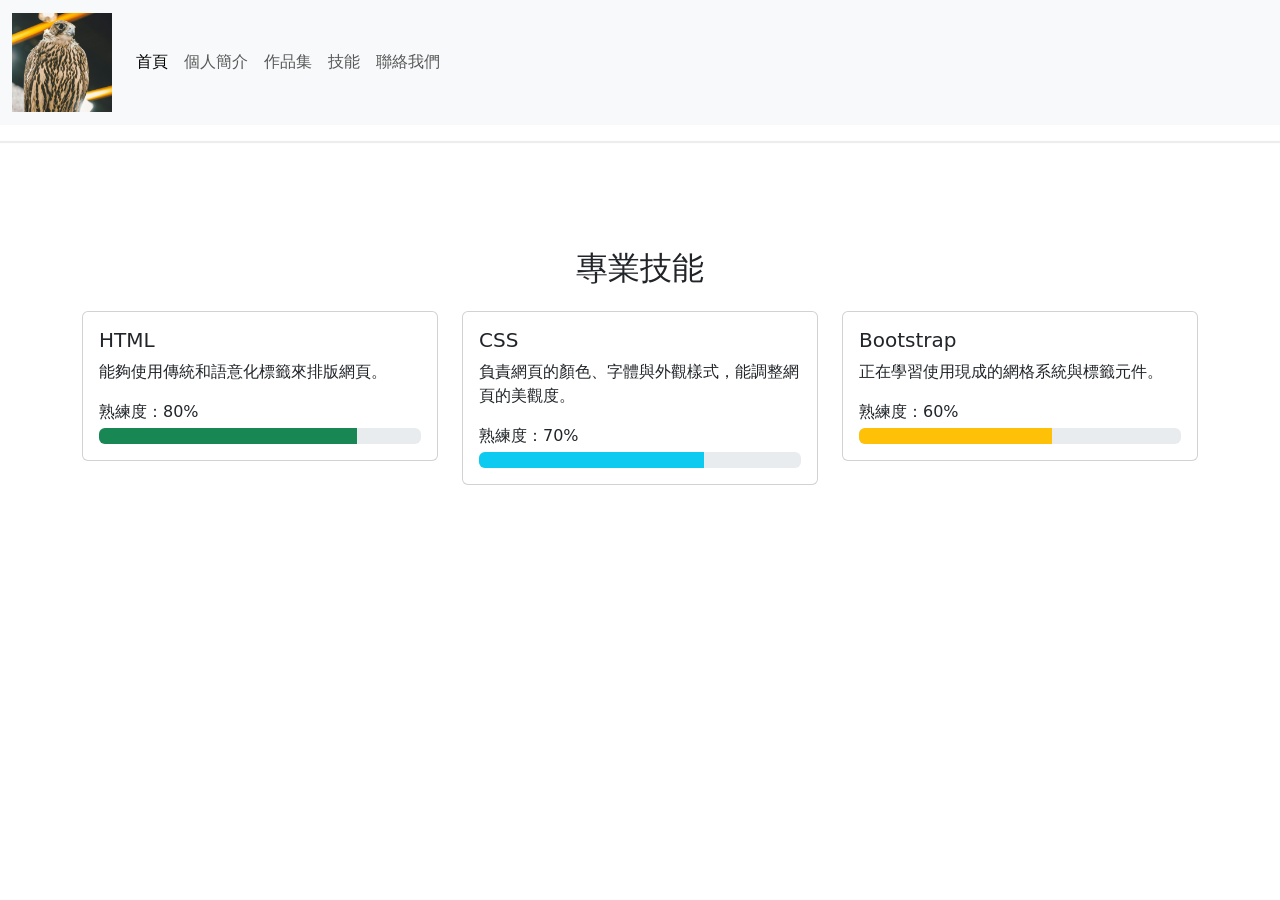
<file: skills.html>
<!DOCTYPE html>
<html lang="en">

<head>
  <meta charset="UTF-8">
  <meta name="viewport" content="width=device-width, initial-scale=1.0">
  <title>技能</title>
  <link rel="shortcut icon" href="img/pexels-wzm-pictures-430160891-18241353.jpg" type="image/x-icon">
  <link rel="stylesheet" href="css/style.css">
  <link rel="stylesheet" href="css/bootstrap.min.css">
</head>

<body>
  <nav class="navbar navbar-expand-lg bg-body-tertiary">
    <div class="container-fluid">
      <a class="navbar-brand" href="index.html">
        <img src="img/pexels-wzm-pictures-430160891-18241353.jpg" alt="logo" width=100px></a>
      <button class="navbar-toggler" type="button" data-bs-toggle="collapse" data-bs-target="#navbarSupportedContent"
        aria-controls="navbarSupportedContent" aria-expanded="false" aria-label="Toggle navigation">
        <span class="navbar-toggler-icon"></span>
      </button>
      <div class="collapse navbar-collapse" id="navbarSupportedContent">
        <ul class="navbar-nav me-auto mb-2 mb-lg-0">
          <li class="nav-item">
            <a class="nav-link active" aria-current="page" href="index.html">首頁</a>
          </li>
          <li class="nav-item">
            <a class="nav-link" href="about.html">個人簡介</a>
          </li>
          <li class="nav-item">
            <a class="nav-link" href="portfolio.html">作品集</a>
          </li>
          <li class="nav-item">
            <a class="nav-link" href="skills.html">技能</a>
          </li>
          <li class="nav-item">
            <a class="nav-link" href="contact.html">聯絡我們</a>
          </li>
        </ul>
      </div>
    </div>
  </nav>
  <hr style="box-shadow: 0px 1px 1px 1px rgb(180, 180, 180); border: none;">
  <section class="container mt-5">

    <h2 class="text-center mb-4">專業技能</h2>
    <div class="row">
      <div class="col-md-4 mb-3">
        <div class="card">
          <div class="card-body">
            <h5 class="card-title">HTML</h5>
            <p class="card-text">能夠使用傳統和語意化標籤來排版網頁。</p>

            <p class="mb-1">熟練度：80%</p>
            <div class="progress">
              <div class="progress-bar bg-success" style="width: 80%"></div>
            </div>
          </div>
        </div>
      </div>

      <div class="col-md-4 mb-3">
        <div class="card">
          <div class="card-body">
            <h5 class="card-title">CSS</h5>
            <p class="card-text">負責網頁的顏色、字體與外觀樣式，能調整網頁的美觀度。</p>

            <p class="mb-1">熟練度：70%</p>
            <div class="progress">
              <div class="progress-bar bg-info" style="width: 70%"></div>
            </div>
          </div>
        </div>
      </div>

      <div class="col-md-4 mb-3">
        <div class="card">
          <div class="card-body">
            <h5 class="card-title">Bootstrap</h5>
            <p class="card-text">正在學習使用現成的網格系統與標籤元件。</p>

            <p class="mb-1">熟練度：60%</p>
            <div class="progress">
              <div class="progress-bar bg-warning" style="width: 60%"></div>
            </div>
          </div>
        </div>
      </div>

    </div>
  </section>

  <script src="js/bootstrap.bundle.min.js"></script>
</body>

</html>
</file>
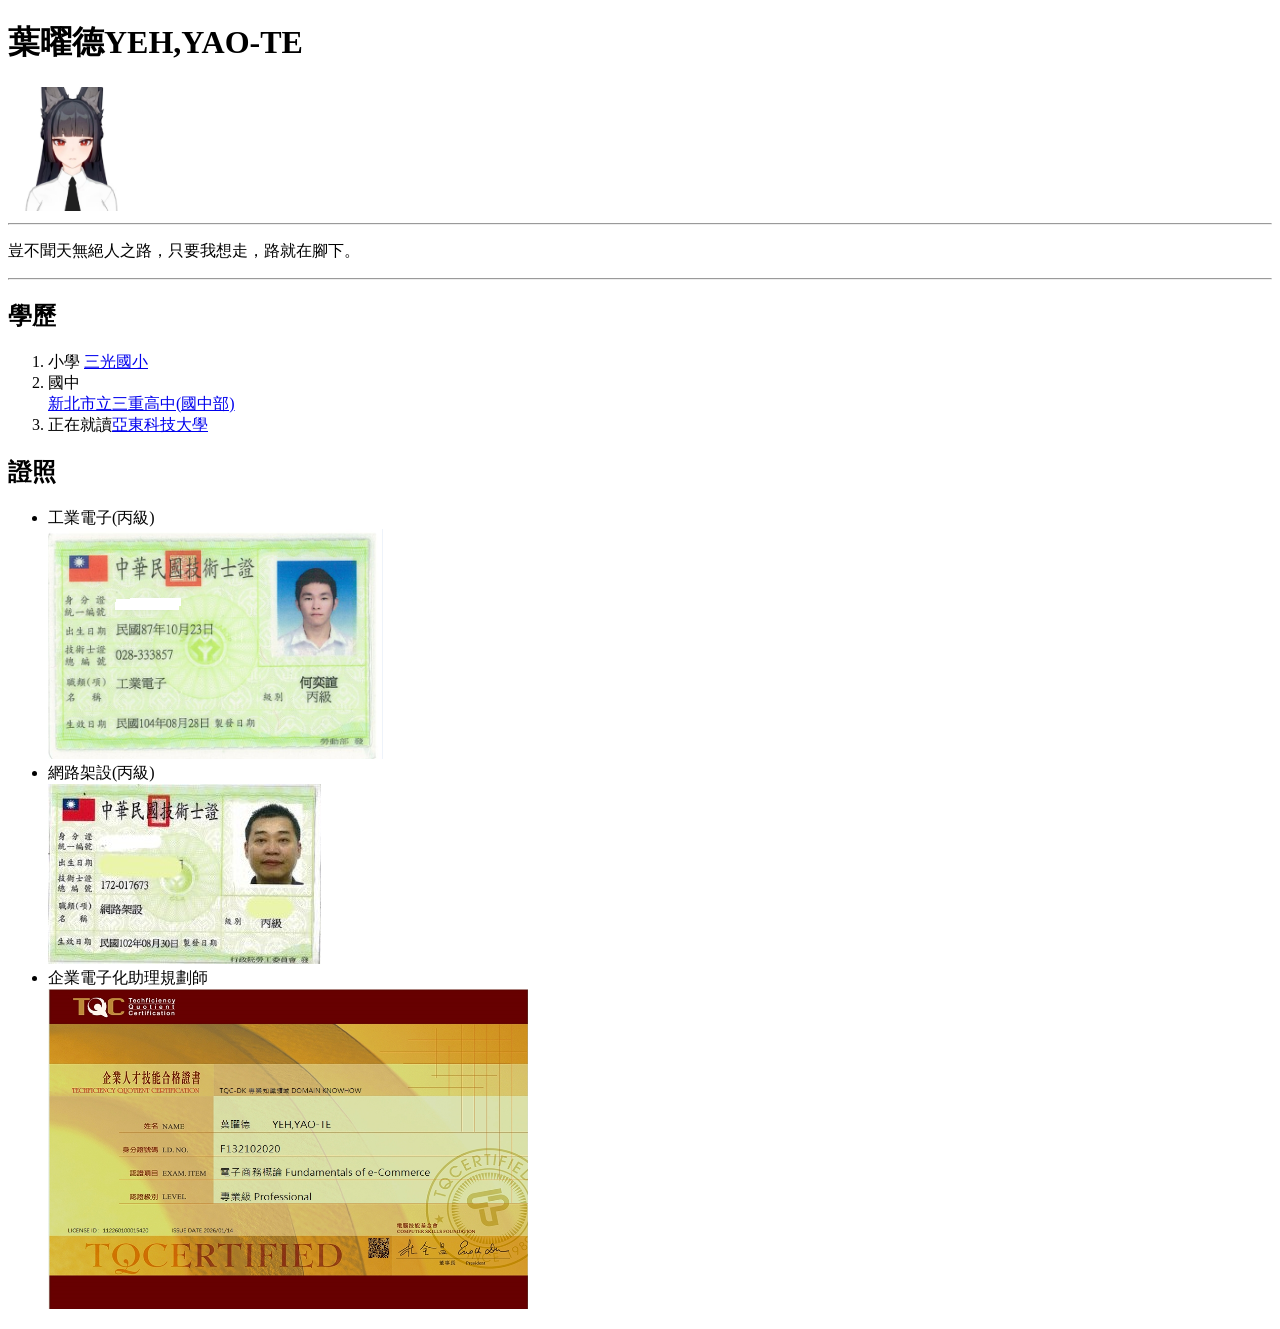
<file: 20260319/resume.html>
<!DOCTYPE html>
<html lang="en">
<head>
    <meta charset="UTF-8">
    <meta name="viewport" content="width=device-width, initial-scale=1.0">
    <title>葉曜德的人履歷</title>
    <link rel="shortcut icon" href="a93934681.webp" type="image/x-icon">
</head>
<body>
    <h1>葉曜德YEH,YAO-TE</h1>
    <img src="o4eE3W6AG4ADyAzmAAA9yqfcAIEFfhEowIWQnr~noop.jpeg"width=126 height="124" alt="">
<hr>    
 <P>豈不聞天無絕人之路，只要我想走，路就在腳下。</P>
<hr>
<h2>學歷</h2>
<ol>
    <li>小學 <a href="https://www.skes.ntpc.edu.tw/">三光國小</a></li>
    <li>國中</li><a href="https://www3.schs.ntpc.edu.tw/">新北市立三重高中(國中部)</a>
    <li>正在就讀<a href="https://www.aeust.edu.tw/">亞東科技大學</a></li>
</ol>

<h2>證照</h2>
<ul>
    <li>工業電子(丙級)</li><img src="a12344.png" alt="">
    <li>網路架設(丙級)</li><img src="陳燕叁1.jpg" alt="">
    <li>企業電子化助理規劃師</li><img src="註解 2026-03-19 111034.png"width=480 height="320" alt="">
</ul>  

</body>
</html>
</file>
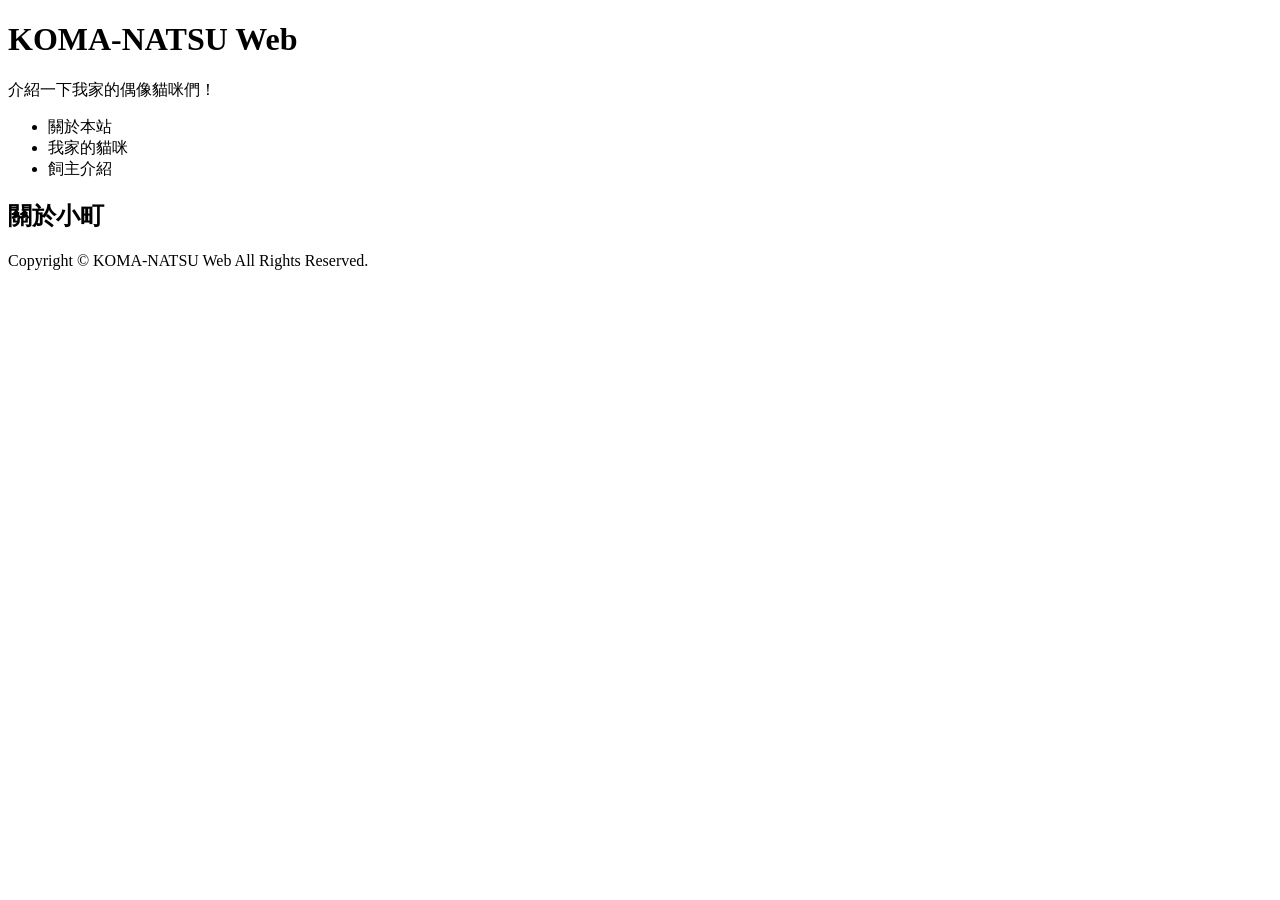
<file: 20260409/cats/komachi.html>
<!doctype html>
<html lang="zh-TW">
<head>
<meta charset="UTF-8">
<title>關於小町 | KOMA-NATSU Web</title>
<meta name="keywords" content="貓咪,喵咪,喵星人,貓咪介紹,曬貓">
<meta name="description" content="介紹我家的貓咪們！還有大量可愛的貓照片。">
</head>

<body>
<header>
  <h1>KOMA-NATSU Web</h1>
  <p>介紹一下我家的偶像貓咪們！</p>
</header>
<nav>
  <ul>
    <li>關於本站</li>
    <li>我家的貓咪</li>
    <li>飼主介紹</li>
  </ul>
</nav>

<main>

<section>
  <h2>關於小町</h2>
</section>

</main>

<footer>
  <p>Copyright © KOMA-NATSU Web All Rights Reserved.</p>
</footer>

</body>
</html>
</file>
<file: css/style.css>
body {
    font-family: "Microsoft JhengHei", sans-serif;
    background-color: #f8f9fb;
    color: #333;
    line-height: 1.8;
}

section {
    padding: 60px 0;
}

.img-round {
    border-radius: 50%;
    object-fit: cover;
}

#profile {
    text-align: center;
}

.navbar {
    padding: 150px 0;
}

.navbar-nav .nav-link {
    transition: color 0.3s;
}

.navbar-nav .nav-link:hover {
    color: #2495d6 !important;
}

#carouselExampleCaptions,
#cd {
    margin-top: 80px;
}

.carousel-inner img {
    border-radius: 15px;
}

#cd h5 {
    font-weight: 600;
}

#cd .card {
    border: 1px solid #dcdfe6;
    border-radius: 15px;
    overflow: hidden;
    background: #fff;
    box-shadow: 0 4px 12px rgba(0, 0, 0, 0.08);
    transition: transform 0.3s, box-shadow 0.3s;
}

#cd .card:hover {
    transform: translateY(-5px);
    box-shadow: 0 8px 20px rgba(0, 0, 0, 0.12);
}

.card-img-top {
    max-width: 100%;
    max-height: 100%;
    width: auto;
    height: auto;
}

.card-btn {
    display: inline-block;
    padding: 10px 20px;
    background: #6366f1;
    color: white;
    text-decoration: none;
    border-radius: 20px;
    transition: background 0.3s;
}

.card-btn:hover {
    background: #4f46e5;
    color: white;
}

.card-img-top {
    width: 100%;
    height: 200px;
    object-fit: cover;
}

img {
    max-width: 100%;
    height: auto;
}

.img-box {
    height: 250px;
    display: flex;
    justify-content: center;
    align-items: center;
    background: #fff;
}

html,
body {
    overflow-x: hidden;
}

@media (max-width: 767.98px) {

    #carouselExampleCaptions,
    #cd {
        margin-top: 40px;
    }

    h1,
    .display-4 {
        font-size: 2.2rem !important;
    }

    #profilePhoto {
        max-width: 200px !important;
        margin-bottom: 20px;
    }
}
</file>
<file: 20260409/style.css>
@charset "utf-8";

body {
    background-color: #fbf9cc;
    background-image: url(img/bg.png);
    background-repeat: repeat-x;
}

a {
    color: #df4839;
    ;
}

a:hover {
    color: #ff705b;
    text-decoration: none;
}

h1 {
    width: 300px;
    margin: 40px auto;
    padding: 30px;
    border: 5px solid #95dbbd;
    background-color: #6fbb9a;
    color: #fff;
    font-size: 300%;
    text-align: center;
    line-height: 1;
    border-radius: 50%;
    text-shadow: 1px 1px 2px #307657;
    box-shadow: 0 0 10px rgba(0, 0, 0, 0.5);
    background-image: linear-gradient(to bottom, #6fbb9a, #4a9d79);
    font-family: 'Limelight', cursive;
}

h2 {
    padding: 10px;
    margin-bottom: 30px;
    border: 1px dotted #94c8b1;
    border-left: 10px solid #d0e35b;
    color: #6fbb9a;
}

#contents {
    width: 798px;
    margin: 40px auto;
    padding: 40px 80px;
    border: 1px solid #f6bb9e;
    background-color: #fff;
}

.more {
    text-align: right;
}

.more::after {
    content: url(img/ico_arrow.png);
    margin-left: 3px;
    vertical-align: middle;
}

.h {
    padding: 10px;
    margin-bottom: 30px;
    border: 1px dotted #94c8b1;
    border-left: 10px solid #d0e35b;
    color: #6fbb9a;
    border-radius: 5px 0 0 5px;
}

.h-sub span {
    padding: 10px;
    background-color: #fbf9cc;
    color: #ff705b;
    border-radius: 10px;
    font-weight: normal;
    box-shadow: 0 0 5px 2px #ffd0ad inset;
}

#contents section+section {
    margin-top: 80px;
}

header,
nav,
footer {
    text-align: center;
}

a[target="_blank"]::after {
    content: url(img/ico_blank.png);
    margin-left: 5px;
    vertical-align: middle;
}

a[href^="mailto"]::after {
    content: url(img/ico_mail.png);
    margin-left: 5px;
    vertical-align: middle;
}

.menu li {
    list-style-type: none;
    display: inline-block;
    width: 180px;
    margin: 0 10px;

}
.menu a {
    display: block;
    padding:10px;
    background:#6fbb9a;
    border-radius:8px;
    color: #fff;
    text-decoration: none;
}
.menu a:hover{
    background: #90dd90;
}
header,nav,footer{
    text-align: center;
}
a:hover{
    color: #ff705b;
    text-decoration: none;
}
.clear{
    clear:both;
}
.clearfix::after {
    content: "";
    display :block;
    clear:both;
}
.img-round {
    border-radius: 50%;
}
.imgL {
    float: left;
    margin-right: 20px;
}
.imgR {
    float:right;
    margin-left: 20px;
}
</file>
<file: 20260429/style.css>
@charset "utf-8";

/*視窗背景色設定*/
body {
  background: #fbf9cc url(img/bg.png) repeat-x;
}

/*連結顏色設定*/
a {
  color: #df4839;
}

a:hover {
  color: #ff705b;
  text-decoration: none;
}

/*頁首,導航,頁尾的共通設定*/
header,
nav,
footer {
  text-align: center;
}

/*頁面標題設定*/
h1 {
  width: 300px;
  margin: 40px auto;
  padding: 30px;
  border: 5px solid #95dbbd;
  background-color: #6fbb9a;
  color: #fff;
  font-size: 300%;
  text-align: center;
  line-height: 1;
  border-radius: 50%;
  text-shadow: 1px 1px 2px #307657;
  box-shadow: 0 0 10px rgba(0, 0, 0, 0.5);
  background-image: linear-gradient(to bottom, #6fbb9a, #4a9d79);
  font-family: 'Limelight', cursive;
}

/*內容區塊邊框設定*/
#contents {
  width: 798px;
  margin: 40px auto;
  padding: 40px 80px;
  border: 1px solid #f6bb9a;
  background-color: #fff;
}

.entryTable {
  width: 100%;
  margin-bottom: 30px;
  border: 2px solid #f6bb9e;
  border-collapse: collapse;
}

.entryTable th,
.entryTable td {
  padding: 10px 20px;
  border: 1px solid #f6bb9a;
}

.entryTable th {
  width: 10em;
  background-color: #ffeeee;
  text-align: left;
}

.entryTable caption {
  margin-bottom: 10px;
}

.entryTable input[type="text"],
.entryTable input[type="email"],
/*輸入表單*/
.entryTable textarea {
  width: 100%;
  padding: 10px;
  border: 1px solid #ccc;
  box-sizing: border-box;
  font-size: 1em;
}

.entryTable input[type="text"]:focus,
.entryTable input[type="email"]:focus,
.entryTable textarea:focus {
  background-color: #ffffee;
  outline: none;
  border-left: 5px solid #ffa700;
}

/*滑鼠*/
label,
input,
textarea,
select {
  cursor: pointer;
}

/*按鈕*/
.entryBtns {
  text-align: center;
}

/*.entryBtns input{width: 100px;}*/
.entryBtns input {
  width: 200px;
  margin: 0 10px;
  padding: 10px;
  font-size: 1em;
}

/*送出按鈕的樣式*/
.entryBtns input[type="submit"] {
  background: #fadccc;
}

/*滑鼠移到按鈕時*/
.entryBtns input:hover {
  opacity: 0.7;
}
</file>
<file: 20260507/style.css>
:root {
    --primary-color: #4f46e5;
    --primary-hover: #4338ca;
    --background-color: #f3f4f6;
    --card-background: #ffffff;
    --text-color: #1f2937;
    --border-color: #e5e7eb;
}

body {
    font-family: -apple-system, BlinkMacSystemFont, "Segoe UI", Roboto, "Helvetica Neue", Arial, sans-serif;
    background-color: var(--background-color);
    color: var(--text-color);
    line-height: 1.6;
    margin: 0;
    padding: 20px;
    display: flex;
    justify-content: center;
    align-items: center;
    min-height: 100vh;
}

.survey-container {
    background-color: var(--card-background);
    padding: 30px;
    border-radius: 12px;
    box-shadow: 0 4px 6px -1px rgba(0, 0, 0, 0.1), 0 2px 4px -1px rgba(0, 0, 0, 0.06);
    width: 100%;
    max-width: 600px;
}

.header {
    border-bottom: 3px solid var(--primary-color);
    padding-bottom: 20px;
    margin-bottom: 25px;
}

.header h1 {
    margin: 0 0 10px 0;
    font-size: 24px;
    color: var(--text-color);
}

.header p {
    margin: 0;
    color: #6b7280;
    font-size: 14px;
}

.notice {
    background-color: #eef2ff;
    border-left: 4px solid var(--primary-color);
    padding: 12px;
    margin-bottom: 25px;
    border-radius: 0 8px 8px 0;
    font-size: 14px;
    color: #373151;
}

.form-group {
    margin-bottom: 25px;
}

.form-group label.question-title {
    display: block;
    font-weight: 600;
    margin-bottom: 12px;
    font-size: 16px;
}

.options-group {
    display: flex;
    flex-direction: column;
    gap: 10px;
}

.option-label {
    display: flex;
    align-items: center;
    padding: 10px 15px;
    border: 1px solid var(--border-color);
    border-radius: 8px;
    cursor: pointer;
    transition: background-color 0.2s, border-color 0.2s;
}

.option-label:hover {
    background-color: #f9fafb;
    border-color: #d1d5db;
}

input[type="radio"], input[type="checkbox"] {
    width: 16px;
    height: 16px;
    accent-color: var(--primary-color);
    cursor: pointer;
}

input[type="radio"] + span, input[type="checkbox"] + span {
    margin-left: 8px;
}

input[type="text"], input[type="number"] {
    width: 100%;
    padding: 10px 12px;
    border: 1px solid var(--border-color);
    border-radius: 8px;
    box-sizing: border-box;
    font-size: 14px;
    transition: border-color 0.2s;
}

input[type="text"]:focus, input[type="number"]:focus {
    outline: none;
    border-color: var(--primary-color);
    box-shadow: 0 0 0 3px rgba(79, 70, 229, 0.1);
}

.submit-btn {
    background-color: var(--primary-color);
    color: white;
    border: none;
    padding: 12px 24px;
    font-size: 16px;
    font-weight: 600;
    border-radius: 8px;
    width: 100%;
    cursor: pointer;
    transition: background-color 0.2s;
    margin-top: 10px;
}

.submit-btn:hover {
    background-color: var(--primary-hover);
}
</file>
<file: 20260528/css/style.css>
.carousel-inner img{
    border-radius: 20px;
}
#carouselExampleCaptions{
    margin-top:100px;
}
.card-btn {
    display: inline-block;
    padding: 10px 24px;
    font-size: 15px;
    font-weight: bold;
    color: #333333;
    text-decoration: none;  
    border: 1.5px solid #cccccc; 
    border-radius: 20px;
    transition: all 0.2s ease-in-out;
}
/* 滑鼠懸停效果，讓按鈕更有互動感 */
.card-btn:hover {
    background-color: #ffc107; /* 麥當勞經典黃色 */
    border-color: #ffc107;
    color: #000;
}
#cd {
    margin-top: 100px;
}
#cd h5{
    font-size: 1.3em;
    font-weight: bold;
}
/* 修正圓角裁切問題 */

#cd .card-body {
    display: flex;
    flex-direction: column;
}
/* 修正圓角裁切並加上自訂框線 */
#cd .card {
    border-radius: 20px;
    overflow: hidden; /* 確保圖片不會超出圓角的範圍 */
    
    /* 自訂框線：2px 粗細、實線、深灰色（可依喜好調整顏色） */
    border: 2px solid #cccccc; 
    
    /* 選擇性加入：讓卡片有一點點細緻的陰影，看起來更立體 */
    box-shadow: 0px 4px 12px rgba(0, 0, 0, 0.05); 
    
    transition: transform 0.2s ease-in-out, box-shadow 0.2s ease-in-out;
}

/* 滑鼠移上去時的小特效（卡片會微微浮起，框線變麥當勞金黃色） */
#cd .card:hover {
    transform: translateY(-5px);
    border-color: #ffc107; /* 麥當勞經典黃 */
    box-shadow: 0px 8px 20px rgba(0, 0, 0, 0.15);
}
</file>
